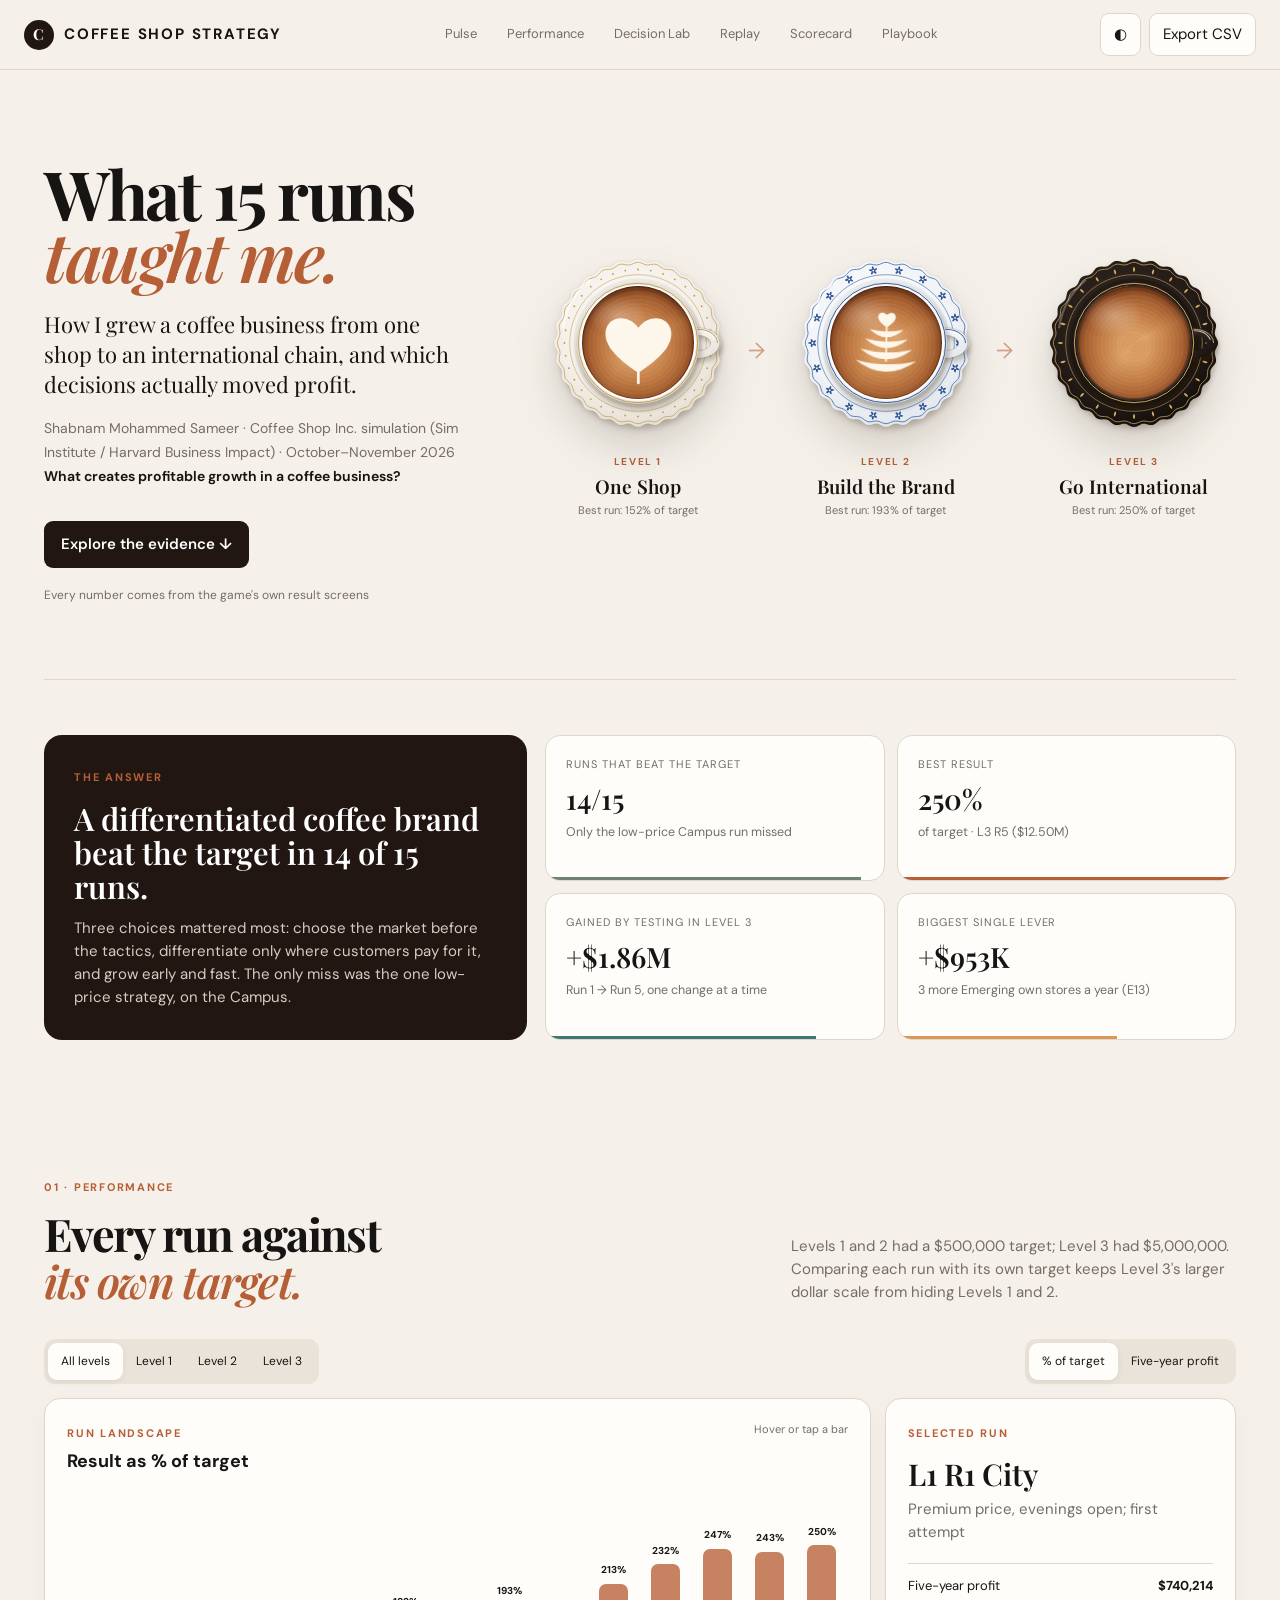
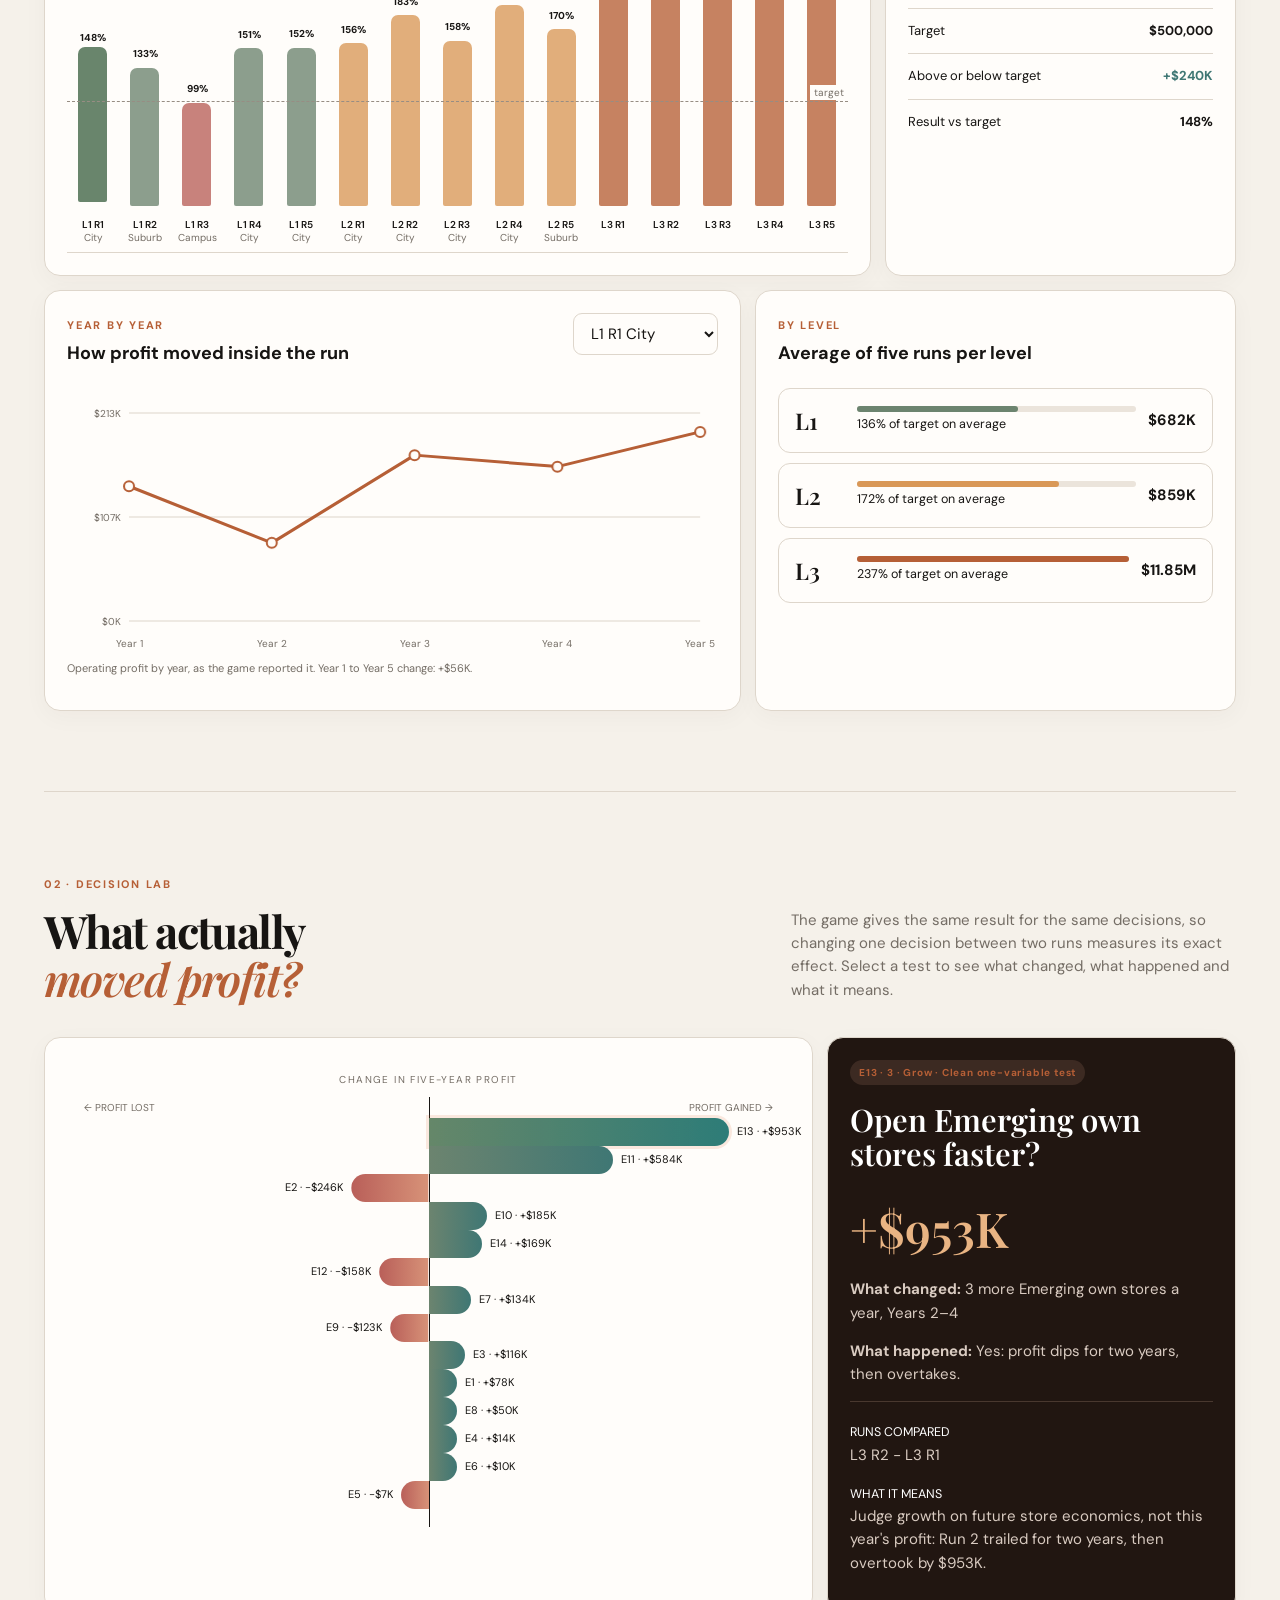
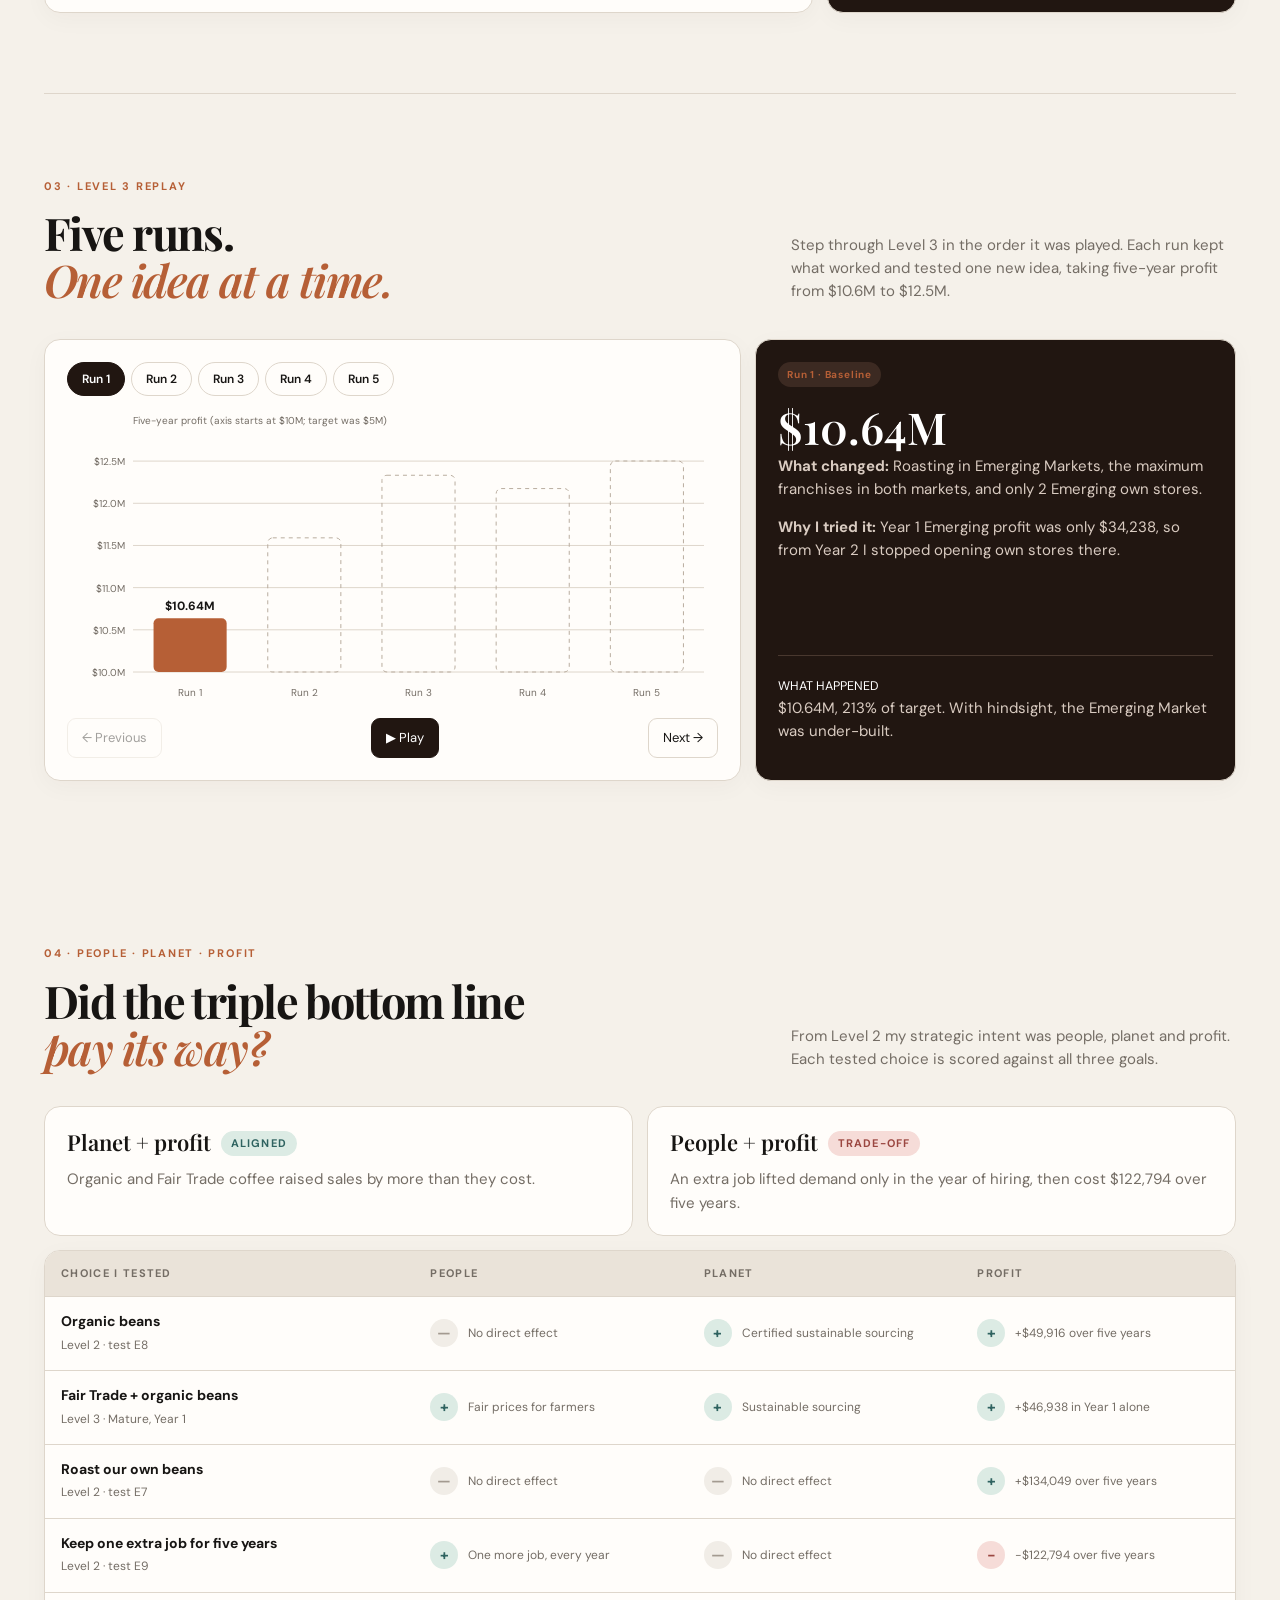
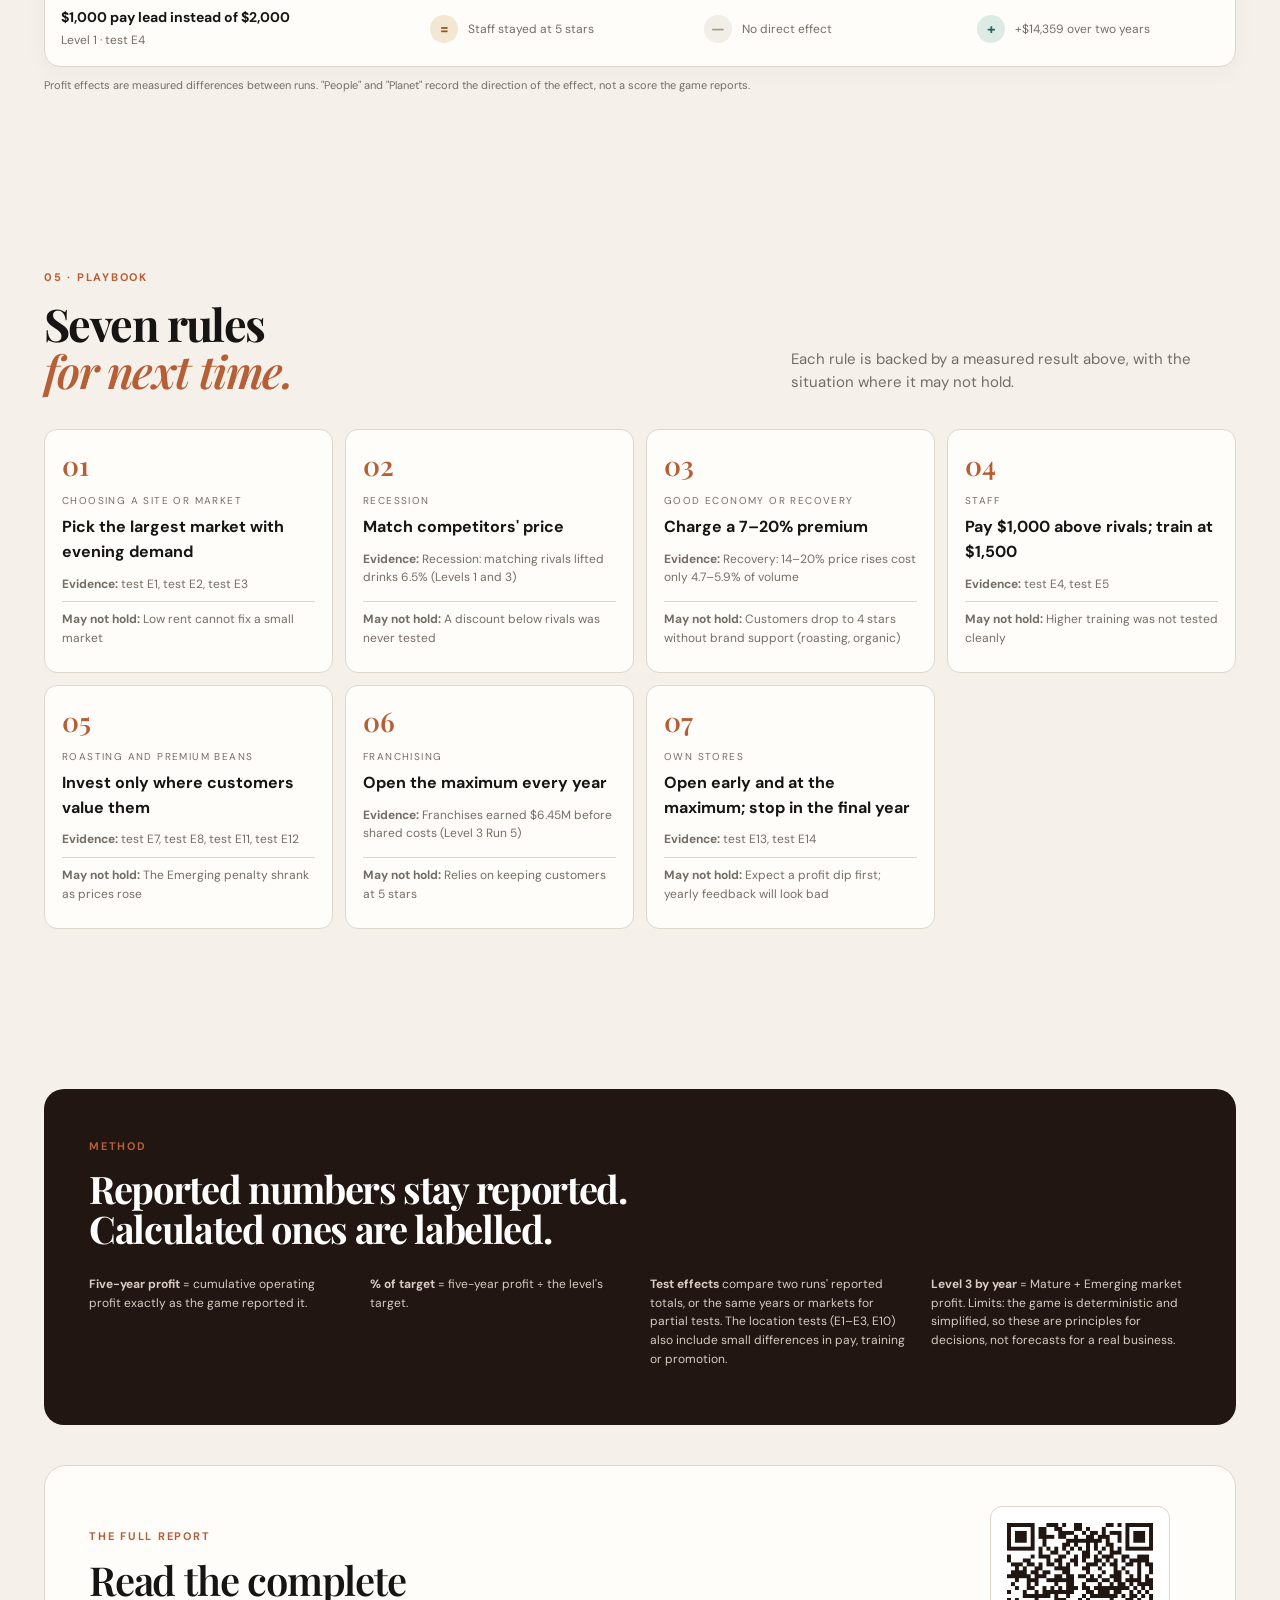
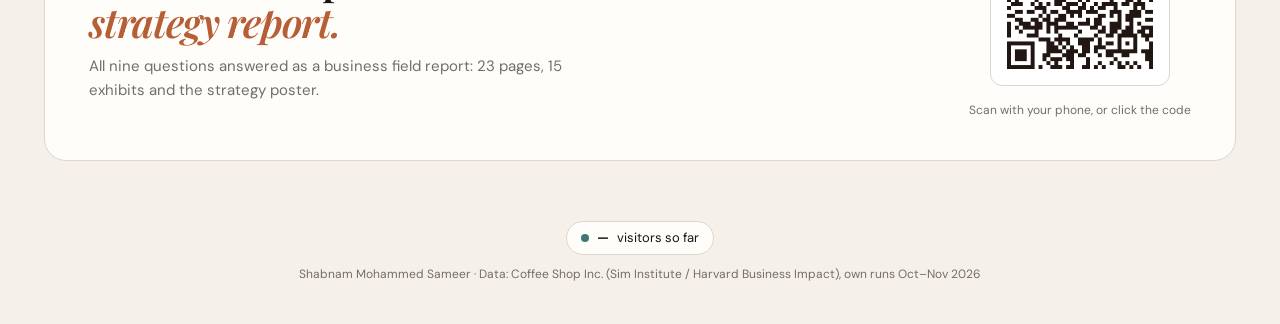
<file: index.html>
<!doctype html><html lang="en"><head><meta charset="utf-8"><meta name="viewport" content="width=device-width,initial-scale=1"><meta property="og:type" content="website"><meta property="og:url" content="https://shab-analytics.github.io/coffee-strategy-dashboard/"><meta property="og:title" content="What 15 runs taught me · Coffee Shop Strategy"><meta property="og:description" content="A coffee business simulation played as 14 controlled experiments: what actually moved profit, measured to the dollar."><meta property="og:image" content="https://shab-analytics.github.io/coffee-strategy-dashboard/assets/banner.png"><meta property="og:image:width" content="1280"><meta property="og:image:height" content="640"><meta name="twitter:card" content="summary_large_image"><meta name="twitter:image" content="https://shab-analytics.github.io/coffee-strategy-dashboard/assets/banner.png">
<meta name="description" content="What 15 Coffee Shop Inc. simulation runs taught me about growing a coffee business: results, controlled experiments, a Level 3 replay and a people-planet-profit scorecard."><title>What 15 Runs Taught Me · Coffee Shop Strategy</title><link rel="stylesheet" href="styles.css?v=china1"><script data-goatcounter="https://shabcoffee.goatcounter.com/count" async src="//gc.zgo.at/count.js"></script></head><body>
<svg width="0" height="0" style="position:absolute" aria-hidden="true"><defs><filter id="soft" x="-5%" y="-5%" width="110%" height="110%"><feGaussianBlur stdDeviation="0.45"/></filter></defs></svg><header class="nav"><a class="brand" href="#pulse"><span>C</span>COFFEE SHOP STRATEGY</a><nav><a href="#pulse">Pulse</a><a href="#performance">Performance</a><a href="#lab">Decision Lab</a><a href="#replay">Replay</a><a href="#scorecard">Scorecard</a><a href="#playbook">Playbook</a></nav><div class="actions"><button id="theme" aria-label="Toggle dark mode">◐</button><button id="export">Export CSV</button></div></header>
<main><section class="hero" id="pulse"><div class="hero-text"><h1>What 15 runs<br><em>taught me.</em></h1><p class="hero-deck">How I grew a coffee business from one shop to an international chain, and which decisions actually moved profit.</p><p class="hero-question">Shabnam Mohammed Sameer · Coffee Shop Inc. simulation (Sim Institute / Harvard Business Impact) · October–November 2026<br><b>What creates profitable growth in a coffee business?</b></p><div class="hero-actions"><a class="primary" href="#performance">Explore the evidence ↓</a><span>Every number comes from the game's own result screens</span></div></div><div class="cup-journey" aria-label="The three levels of the simulation"><div class="cup-stage"><div class="cup-scene cup-one"><div class="steam" aria-hidden="true"><i></i><i></i><i></i></div><svg class="china" viewBox="0 0 200 200" aria-hidden="true"><defs>
<radialGradient id="c0s" cx="45%" cy="40%" r="62%"><stop offset="0" stop-color="#ffffff"/><stop offset=".7" stop-color="#f3efe8"/><stop offset="1" stop-color="#e4ddd2"/></radialGradient>
<radialGradient id="c0w" cx="50%" cy="50%" r="50%"><stop offset=".78" stop-color="#e6dfd5"/><stop offset=".9" stop-color="#ffffff"/><stop offset="1" stop-color="#ffffff"/></radialGradient>
<linearGradient id="c0h" x1="0" y1="0" x2="1" y2="1"><stop offset="0" stop-color="#ffffff"/><stop offset="1" stop-color="#e4ddd2"/></linearGradient>
<filter id="c0b" x="-20%" y="-20%" width="140%" height="140%"><feGaussianBlur stdDeviation="3"/></filter></defs>
<ellipse cx="102" cy="108" rx="92" ry="90" fill="rgba(60,35,20,.22)" filter="url(#c0b)"/>
<path d="M196.60,100.00 L196.40,101.68 L195.84,103.35 L195.04,104.98 L194.17,106.59 L193.42,108.17 L192.92,109.77 L192.77,111.39 L192.94,113.06 L193.34,114.78 L193.83,116.54 L194.22,118.31 L194.35,120.06 L194.12,121.73 L193.49,123.31 L192.54,124.79 L191.37,126.20 L190.18,127.57 L189.12,128.96 L188.33,130.41 L187.86,131.98 L187.69,133.66 L187.72,135.44 L187.80,137.27 L187.76,139.08 L187.46,140.78 L186.81,142.34 L185.80,143.72 L184.50,144.93 L183.04,146.03 L181.58,147.10 L180.27,148.23 L179.21,149.50 L178.45,150.94 L177.94,152.57 L177.59,154.33 L177.26,156.13 L176.79,157.87 L176.07,159.43 L175.05,160.77 L173.71,161.85 L172.15,162.72 L170.47,163.46 L168.82,164.18 L167.32,165.01 L166.04,166.04 L165.01,167.32 L164.18,168.82 L163.46,170.47 L162.72,172.15 L161.85,173.71 L160.77,175.05 L159.43,176.07 L157.87,176.79 L156.13,177.26 L154.33,177.59 L152.57,177.94 L150.94,178.45 L149.50,179.21 L148.23,180.27 L147.10,181.58 L146.03,183.04 L144.93,184.50 L143.72,185.80 L142.34,186.81 L140.78,187.46 L139.08,187.76 L137.27,187.80 L135.44,187.72 L133.66,187.69 L131.98,187.86 L130.41,188.33 L128.96,189.12 L127.57,190.18 L126.20,191.37 L124.79,192.54 L123.31,193.49 L121.73,194.12 L120.06,194.35 L118.31,194.22 L116.54,193.83 L114.78,193.34 L113.06,192.94 L111.39,192.77 L109.77,192.92 L108.17,193.42 L106.59,194.17 L104.98,195.04 L103.35,195.84 L101.68,196.40 L100.00,196.60 L98.32,196.40 L96.65,195.84 L95.02,195.04 L93.41,194.17 L91.83,193.42 L90.23,192.92 L88.61,192.77 L86.94,192.94 L85.22,193.34 L83.46,193.83 L81.69,194.22 L79.94,194.35 L78.27,194.12 L76.69,193.49 L75.21,192.54 L73.80,191.37 L72.43,190.18 L71.04,189.12 L69.59,188.33 L68.02,187.86 L66.34,187.69 L64.56,187.72 L62.73,187.80 L60.92,187.76 L59.22,187.46 L57.66,186.81 L56.28,185.80 L55.07,184.50 L53.97,183.04 L52.90,181.58 L51.77,180.27 L50.50,179.21 L49.06,178.45 L47.43,177.94 L45.67,177.59 L43.87,177.26 L42.13,176.79 L40.57,176.07 L39.23,175.05 L38.15,173.71 L37.28,172.15 L36.54,170.47 L35.82,168.82 L34.99,167.32 L33.96,166.04 L32.68,165.01 L31.18,164.18 L29.53,163.46 L27.85,162.72 L26.29,161.85 L24.95,160.77 L23.93,159.43 L23.21,157.87 L22.74,156.13 L22.41,154.33 L22.06,152.57 L21.55,150.94 L20.79,149.50 L19.73,148.23 L18.42,147.10 L16.96,146.03 L15.50,144.93 L14.20,143.72 L13.19,142.34 L12.54,140.78 L12.24,139.08 L12.20,137.27 L12.28,135.44 L12.31,133.66 L12.14,131.98 L11.67,130.41 L10.88,128.96 L9.82,127.57 L8.63,126.20 L7.46,124.79 L6.51,123.31 L5.88,121.73 L5.65,120.06 L5.78,118.31 L6.17,116.54 L6.66,114.78 L7.06,113.06 L7.23,111.39 L7.08,109.77 L6.58,108.17 L5.83,106.59 L4.96,104.98 L4.16,103.35 L3.60,101.68 L3.40,100.00 L3.60,98.32 L4.16,96.65 L4.96,95.02 L5.83,93.41 L6.58,91.83 L7.08,90.23 L7.23,88.61 L7.06,86.94 L6.66,85.22 L6.17,83.46 L5.78,81.69 L5.65,79.94 L5.88,78.27 L6.51,76.69 L7.46,75.21 L8.63,73.80 L9.82,72.43 L10.88,71.04 L11.67,69.59 L12.14,68.02 L12.31,66.34 L12.28,64.56 L12.20,62.73 L12.24,60.92 L12.54,59.22 L13.19,57.66 L14.20,56.28 L15.50,55.07 L16.96,53.97 L18.42,52.90 L19.73,51.77 L20.79,50.50 L21.55,49.06 L22.06,47.43 L22.41,45.67 L22.74,43.87 L23.21,42.13 L23.93,40.57 L24.95,39.23 L26.29,38.15 L27.85,37.28 L29.53,36.54 L31.18,35.82 L32.68,34.99 L33.96,33.96 L34.99,32.68 L35.82,31.18 L36.54,29.53 L37.28,27.85 L38.15,26.29 L39.23,24.95 L40.57,23.93 L42.13,23.21 L43.87,22.74 L45.67,22.41 L47.43,22.06 L49.06,21.55 L50.50,20.79 L51.77,19.73 L52.90,18.42 L53.97,16.96 L55.07,15.50 L56.28,14.20 L57.66,13.19 L59.22,12.54 L60.92,12.24 L62.73,12.20 L64.56,12.28 L66.34,12.31 L68.02,12.14 L69.59,11.67 L71.04,10.88 L72.43,9.82 L73.80,8.63 L75.21,7.46 L76.69,6.51 L78.27,5.88 L79.94,5.65 L81.69,5.78 L83.46,6.17 L85.22,6.66 L86.94,7.06 L88.61,7.23 L90.23,7.08 L91.83,6.58 L93.41,5.83 L95.02,4.96 L96.65,4.16 L98.32,3.60 L100.00,3.40 L101.68,3.60 L103.35,4.16 L104.98,4.96 L106.59,5.83 L108.17,6.58 L109.77,7.08 L111.39,7.23 L113.06,7.06 L114.78,6.66 L116.54,6.17 L118.31,5.78 L120.06,5.65 L121.73,5.88 L123.31,6.51 L124.79,7.46 L126.20,8.63 L127.57,9.82 L128.96,10.88 L130.41,11.67 L131.98,12.14 L133.66,12.31 L135.44,12.28 L137.27,12.20 L139.08,12.24 L140.78,12.54 L142.34,13.19 L143.72,14.20 L144.93,15.50 L146.03,16.96 L147.10,18.42 L148.23,19.73 L149.50,20.79 L150.94,21.55 L152.57,22.06 L154.33,22.41 L156.13,22.74 L157.87,23.21 L159.43,23.93 L160.77,24.95 L161.85,26.29 L162.72,27.85 L163.46,29.53 L164.18,31.18 L165.01,32.68 L166.04,33.96 L167.32,34.99 L168.82,35.82 L170.47,36.54 L172.15,37.28 L173.71,38.15 L175.05,39.23 L176.07,40.57 L176.79,42.13 L177.26,43.87 L177.59,45.67 L177.94,47.43 L178.45,49.06 L179.21,50.50 L180.27,51.77 L181.58,52.90 L183.04,53.97 L184.50,55.07 L185.80,56.28 L186.81,57.66 L187.46,59.22 L187.76,60.92 L187.80,62.73 L187.72,64.56 L187.69,66.34 L187.86,68.02 L188.33,69.59 L189.12,71.04 L190.18,72.43 L191.37,73.80 L192.54,75.21 L193.49,76.69 L194.12,78.27 L194.35,79.94 L194.22,81.69 L193.83,83.46 L193.34,85.22 L192.94,86.94 L192.77,88.61 L192.92,90.23 L193.42,91.83 L194.17,93.41 L195.04,95.02 L195.84,96.65 L196.40,98.32 L196.60,100.00Z" fill="url(#c0s)" stroke="rgba(0,0,0,.10)" stroke-width=".6"/>
<path d="M192.70,100.00 L192.55,101.62 L192.11,103.22 L191.50,104.80 L190.83,106.35 L190.24,107.89 L189.83,109.44 L189.67,111.01 L189.75,112.61 L190.01,114.26 L190.32,115.92 L190.54,117.60 L190.57,119.25 L190.32,120.85 L189.77,122.38 L188.96,123.84 L188.00,125.23 L187.00,126.60 L186.10,127.98 L185.39,129.40 L184.92,130.91 L184.67,132.50 L184.57,134.17 L184.49,135.87 L184.32,137.54 L183.95,139.15 L183.31,140.63 L182.39,141.98 L181.25,143.20 L179.99,144.34 L178.72,145.45 L177.56,146.60 L176.58,147.85 L175.82,149.24 L175.24,150.75 L174.78,152.36 L174.33,154.00 L173.76,155.59 L173.01,157.04 L172.02,158.32 L170.80,159.41 L169.40,160.32 L167.90,161.14 L166.43,161.95 L165.06,162.83 L163.85,163.85 L162.83,165.06 L161.95,166.43 L161.14,167.90 L160.32,169.40 L159.41,170.80 L158.32,172.02 L157.04,173.01 L155.59,173.76 L154.00,174.33 L152.36,174.78 L150.75,175.24 L149.24,175.82 L147.85,176.58 L146.60,177.56 L145.45,178.72 L144.34,179.99 L143.20,181.25 L141.98,182.39 L140.63,183.31 L139.15,183.95 L137.54,184.32 L135.87,184.49 L134.17,184.57 L132.50,184.67 L130.91,184.92 L129.40,185.39 L127.98,186.10 L126.60,187.00 L125.23,188.00 L123.84,188.96 L122.38,189.77 L120.85,190.32 L119.25,190.57 L117.60,190.54 L115.92,190.32 L114.26,190.01 L112.61,189.75 L111.01,189.67 L109.44,189.83 L107.89,190.24 L106.35,190.83 L104.80,191.50 L103.22,192.11 L101.62,192.55 L100.00,192.70 L98.38,192.55 L96.78,192.11 L95.20,191.50 L93.65,190.83 L92.11,190.24 L90.56,189.83 L88.99,189.67 L87.39,189.75 L85.74,190.01 L84.08,190.32 L82.40,190.54 L80.75,190.57 L79.15,190.32 L77.62,189.77 L76.16,188.96 L74.77,188.00 L73.40,187.00 L72.02,186.10 L70.60,185.39 L69.09,184.92 L67.50,184.67 L65.83,184.57 L64.13,184.49 L62.46,184.32 L60.85,183.95 L59.37,183.31 L58.02,182.39 L56.80,181.25 L55.66,179.99 L54.55,178.72 L53.40,177.56 L52.15,176.58 L50.76,175.82 L49.25,175.24 L47.64,174.78 L46.00,174.33 L44.41,173.76 L42.96,173.01 L41.68,172.02 L40.59,170.80 L39.68,169.40 L38.86,167.90 L38.05,166.43 L37.17,165.06 L36.15,163.85 L34.94,162.83 L33.57,161.95 L32.10,161.14 L30.60,160.32 L29.20,159.41 L27.98,158.32 L26.99,157.04 L26.24,155.59 L25.67,154.00 L25.22,152.36 L24.76,150.75 L24.18,149.24 L23.42,147.85 L22.44,146.60 L21.28,145.45 L20.01,144.34 L18.75,143.20 L17.61,141.98 L16.69,140.63 L16.05,139.15 L15.68,137.54 L15.51,135.87 L15.43,134.17 L15.33,132.50 L15.08,130.91 L14.61,129.40 L13.90,127.98 L13.00,126.60 L12.00,125.23 L11.04,123.84 L10.23,122.38 L9.68,120.85 L9.43,119.25 L9.46,117.60 L9.68,115.92 L9.99,114.26 L10.25,112.61 L10.33,111.01 L10.17,109.44 L9.76,107.89 L9.17,106.35 L8.50,104.80 L7.89,103.22 L7.45,101.62 L7.30,100.00 L7.45,98.38 L7.89,96.78 L8.50,95.20 L9.17,93.65 L9.76,92.11 L10.17,90.56 L10.33,88.99 L10.25,87.39 L9.99,85.74 L9.68,84.08 L9.46,82.40 L9.43,80.75 L9.68,79.15 L10.23,77.62 L11.04,76.16 L12.00,74.77 L13.00,73.40 L13.90,72.02 L14.61,70.60 L15.08,69.09 L15.33,67.50 L15.43,65.83 L15.51,64.13 L15.68,62.46 L16.05,60.85 L16.69,59.37 L17.61,58.02 L18.75,56.80 L20.01,55.66 L21.28,54.55 L22.44,53.40 L23.42,52.15 L24.18,50.76 L24.76,49.25 L25.22,47.64 L25.67,46.00 L26.24,44.41 L26.99,42.96 L27.98,41.68 L29.20,40.59 L30.60,39.68 L32.10,38.86 L33.57,38.05 L34.94,37.17 L36.15,36.15 L37.17,34.94 L38.05,33.57 L38.86,32.10 L39.68,30.60 L40.59,29.20 L41.68,27.98 L42.96,26.99 L44.41,26.24 L46.00,25.67 L47.64,25.22 L49.25,24.76 L50.76,24.18 L52.15,23.42 L53.40,22.44 L54.55,21.28 L55.66,20.01 L56.80,18.75 L58.02,17.61 L59.37,16.69 L60.85,16.05 L62.46,15.68 L64.13,15.51 L65.83,15.43 L67.50,15.33 L69.09,15.08 L70.60,14.61 L72.02,13.90 L73.40,13.00 L74.77,12.00 L76.16,11.04 L77.62,10.23 L79.15,9.68 L80.75,9.43 L82.40,9.46 L84.08,9.68 L85.74,9.99 L87.39,10.25 L88.99,10.33 L90.56,10.17 L92.11,9.76 L93.65,9.17 L95.20,8.50 L96.78,7.89 L98.38,7.45 L100.00,7.30 L101.62,7.45 L103.22,7.89 L104.80,8.50 L106.35,9.17 L107.89,9.76 L109.44,10.17 L111.01,10.33 L112.61,10.25 L114.26,9.99 L115.92,9.68 L117.60,9.46 L119.25,9.43 L120.85,9.68 L122.38,10.23 L123.84,11.04 L125.23,12.00 L126.60,13.00 L127.98,13.90 L129.40,14.61 L130.91,15.08 L132.50,15.33 L134.17,15.43 L135.87,15.51 L137.54,15.68 L139.15,16.05 L140.63,16.69 L141.98,17.61 L143.20,18.75 L144.34,20.01 L145.45,21.28 L146.60,22.44 L147.85,23.42 L149.24,24.18 L150.75,24.76 L152.36,25.22 L154.00,25.67 L155.59,26.24 L157.04,26.99 L158.32,27.98 L159.41,29.20 L160.32,30.60 L161.14,32.10 L161.95,33.57 L162.83,34.94 L163.85,36.15 L165.06,37.17 L166.43,38.05 L167.90,38.86 L169.40,39.68 L170.80,40.59 L172.02,41.68 L173.01,42.96 L173.76,44.41 L174.33,46.00 L174.78,47.64 L175.24,49.25 L175.82,50.76 L176.58,52.15 L177.56,53.40 L178.72,54.55 L179.99,55.66 L181.25,56.80 L182.39,58.02 L183.31,59.37 L183.95,60.85 L184.32,62.46 L184.49,64.13 L184.57,65.83 L184.67,67.50 L184.92,69.09 L185.39,70.60 L186.10,72.02 L187.00,73.40 L188.00,74.77 L188.96,76.16 L189.77,77.62 L190.32,79.15 L190.57,80.75 L190.54,82.40 L190.32,84.08 L190.01,85.74 L189.75,87.39 L189.67,88.99 L189.83,90.56 L190.24,92.11 L190.83,93.65 L191.50,95.20 L192.11,96.78 L192.55,98.38 L192.70,100.00Z" fill="none" stroke="#c39a4e" stroke-width=".9" opacity=".95"/>
<circle cx="100" cy="100" r="78.5" fill="none" stroke="#c39a4e" stroke-width=".7" opacity=".9"/>
<circle cx="184.50" cy="100.00" r="1.05" fill="#c39a4e"/><circle cx="183.22" cy="114.67" r="1.05" fill="#c39a4e"/><circle cx="179.40" cy="128.90" r="1.05" fill="#c39a4e"/><circle cx="173.18" cy="142.25" r="1.05" fill="#c39a4e"/><circle cx="164.73" cy="154.32" r="1.05" fill="#c39a4e"/><circle cx="154.32" cy="164.73" r="1.05" fill="#c39a4e"/><circle cx="142.25" cy="173.18" r="1.05" fill="#c39a4e"/><circle cx="128.90" cy="179.40" r="1.05" fill="#c39a4e"/><circle cx="114.67" cy="183.22" r="1.05" fill="#c39a4e"/><circle cx="100.00" cy="184.50" r="1.05" fill="#c39a4e"/><circle cx="85.33" cy="183.22" r="1.05" fill="#c39a4e"/><circle cx="71.10" cy="179.40" r="1.05" fill="#c39a4e"/><circle cx="57.75" cy="173.18" r="1.05" fill="#c39a4e"/><circle cx="45.68" cy="164.73" r="1.05" fill="#c39a4e"/><circle cx="35.27" cy="154.32" r="1.05" fill="#c39a4e"/><circle cx="26.82" cy="142.25" r="1.05" fill="#c39a4e"/><circle cx="20.60" cy="128.90" r="1.05" fill="#c39a4e"/><circle cx="16.78" cy="114.67" r="1.05" fill="#c39a4e"/><circle cx="15.50" cy="100.00" r="1.05" fill="#c39a4e"/><circle cx="16.78" cy="85.33" r="1.05" fill="#c39a4e"/><circle cx="20.60" cy="71.10" r="1.05" fill="#c39a4e"/><circle cx="26.82" cy="57.75" r="1.05" fill="#c39a4e"/><circle cx="35.27" cy="45.68" r="1.05" fill="#c39a4e"/><circle cx="45.68" cy="35.27" r="1.05" fill="#c39a4e"/><circle cx="57.75" cy="26.82" r="1.05" fill="#c39a4e"/><circle cx="71.10" cy="20.60" r="1.05" fill="#c39a4e"/><circle cx="85.33" cy="16.78" r="1.05" fill="#c39a4e"/><circle cx="100.00" cy="15.50" r="1.05" fill="#c39a4e"/><circle cx="114.67" cy="16.78" r="1.05" fill="#c39a4e"/><circle cx="128.90" cy="20.60" r="1.05" fill="#c39a4e"/><circle cx="142.25" cy="26.82" r="1.05" fill="#c39a4e"/><circle cx="154.32" cy="35.27" r="1.05" fill="#c39a4e"/><circle cx="164.73" cy="45.68" r="1.05" fill="#c39a4e"/><circle cx="173.18" cy="57.75" r="1.05" fill="#c39a4e"/><circle cx="179.40" cy="71.10" r="1.05" fill="#c39a4e"/><circle cx="183.22" cy="85.33" r="1.05" fill="#c39a4e"/>
<circle cx="100" cy="100" r="74" fill="rgba(0,0,0,.05)"/>
<g transform="translate(164 100)"><path d="M-8 -16 C12 -21 30 -13 30 0 C30 13 12 21 -8 16 L-8 8.5 C7 11 19.5 7 19.5 0 C19.5 -7 7 -11 -8 -8.5 Z" transform="translate(2.5 4)" fill="rgba(50,30,15,.28)" filter="url(#c0b)"/><path d="M-8 -16 C12 -21 30 -13 30 0 C30 13 12 21 -8 16 L-8 8.5 C7 11 19.5 7 19.5 0 C19.5 -7 7 -11 -8 -8.5 Z" fill="url(#c0h)" stroke="rgba(0,0,0,.22)" stroke-width=".7"/><path d="M-4 -14.6 C12 -18.5 27 -11.5 27.4 0" fill="none" stroke="#c39a4e" stroke-width="1.1"/><path d="M2 -13.8 C12 -15.5 21 -11 23.5 -4" fill="none" stroke="rgba(255,255,255,.7)" stroke-width="1.2" stroke-linecap="round"/></g>
<circle cx="102" cy="106" r="71" fill="rgba(50,30,15,.28)" filter="url(#c0b)"/>
<circle cx="100" cy="100" r="70" fill="url(#c0s)"/>
<circle cx="100" cy="100" r="66.5" fill="url(#c0w)"/>
<circle cx="100" cy="100" r="68.6" fill="none" stroke="#c39a4e" stroke-width="1.1"/>
<circle cx="100" cy="100" r="70" fill="none" stroke="rgba(0,0,0,.12)" stroke-width=".5"/>
<path d="M44 70 A62 62 0 0 1 92 36" fill="none" stroke="rgba(255,255,255,.85)" stroke-width="2.2" stroke-linecap="round"/>
<path d="M14 82 A88 88 0 0 1 44 28" fill="none" stroke="rgba(255,255,255,.85)" stroke-width="2.6" stroke-linecap="round" opacity=".8"/>
</svg><div class="latte"><svg class="art" viewBox="0 0 100 100" aria-hidden="true"><g filter="url(#soft)"><circle class="blob" cx="50" cy="52" r="22" fill="#fdf6ea"/><path d="M50 77 C34 66 19 54 21 40 C23 27 40 24 50 37 C60 24 77 27 79 40 C81 54 66 66 50 77 Z" fill="#fdf6ea"/><path d="M50 77 L50 86" stroke="#fdf6ea" stroke-width="2.4" stroke-linecap="round"/></g></svg><span class="gloss"></span></div></div><div class="cup-copy"><b>LEVEL 1</b><strong>One Shop</strong><span>Best run: 152% of target</span></div></div><div class="journey-arrow" aria-hidden="true">→</div><div class="cup-stage"><div class="cup-scene cup-two"><div class="steam" aria-hidden="true"><i></i><i></i><i></i></div><svg class="china" viewBox="0 0 200 200" aria-hidden="true"><defs>
<radialGradient id="c1s" cx="45%" cy="40%" r="62%"><stop offset="0" stop-color="#ffffff"/><stop offset=".7" stop-color="#f1f4f7"/><stop offset="1" stop-color="#dfe5ec"/></radialGradient>
<radialGradient id="c1w" cx="50%" cy="50%" r="50%"><stop offset=".78" stop-color="#e6dfd5"/><stop offset=".9" stop-color="#ffffff"/><stop offset="1" stop-color="#ffffff"/></radialGradient>
<linearGradient id="c1h" x1="0" y1="0" x2="1" y2="1"><stop offset="0" stop-color="#ffffff"/><stop offset="1" stop-color="#dfe5ec"/></linearGradient>
<filter id="c1b" x="-20%" y="-20%" width="140%" height="140%"><feGaussianBlur stdDeviation="3"/></filter></defs>
<ellipse cx="102" cy="108" rx="92" ry="90" fill="rgba(60,35,20,.22)" filter="url(#c1b)"/>
<path d="M196.60,100.00 L196.40,101.68 L195.84,103.35 L195.04,104.98 L194.17,106.59 L193.42,108.17 L192.92,109.77 L192.77,111.39 L192.94,113.06 L193.34,114.78 L193.83,116.54 L194.22,118.31 L194.35,120.06 L194.12,121.73 L193.49,123.31 L192.54,124.79 L191.37,126.20 L190.18,127.57 L189.12,128.96 L188.33,130.41 L187.86,131.98 L187.69,133.66 L187.72,135.44 L187.80,137.27 L187.76,139.08 L187.46,140.78 L186.81,142.34 L185.80,143.72 L184.50,144.93 L183.04,146.03 L181.58,147.10 L180.27,148.23 L179.21,149.50 L178.45,150.94 L177.94,152.57 L177.59,154.33 L177.26,156.13 L176.79,157.87 L176.07,159.43 L175.05,160.77 L173.71,161.85 L172.15,162.72 L170.47,163.46 L168.82,164.18 L167.32,165.01 L166.04,166.04 L165.01,167.32 L164.18,168.82 L163.46,170.47 L162.72,172.15 L161.85,173.71 L160.77,175.05 L159.43,176.07 L157.87,176.79 L156.13,177.26 L154.33,177.59 L152.57,177.94 L150.94,178.45 L149.50,179.21 L148.23,180.27 L147.10,181.58 L146.03,183.04 L144.93,184.50 L143.72,185.80 L142.34,186.81 L140.78,187.46 L139.08,187.76 L137.27,187.80 L135.44,187.72 L133.66,187.69 L131.98,187.86 L130.41,188.33 L128.96,189.12 L127.57,190.18 L126.20,191.37 L124.79,192.54 L123.31,193.49 L121.73,194.12 L120.06,194.35 L118.31,194.22 L116.54,193.83 L114.78,193.34 L113.06,192.94 L111.39,192.77 L109.77,192.92 L108.17,193.42 L106.59,194.17 L104.98,195.04 L103.35,195.84 L101.68,196.40 L100.00,196.60 L98.32,196.40 L96.65,195.84 L95.02,195.04 L93.41,194.17 L91.83,193.42 L90.23,192.92 L88.61,192.77 L86.94,192.94 L85.22,193.34 L83.46,193.83 L81.69,194.22 L79.94,194.35 L78.27,194.12 L76.69,193.49 L75.21,192.54 L73.80,191.37 L72.43,190.18 L71.04,189.12 L69.59,188.33 L68.02,187.86 L66.34,187.69 L64.56,187.72 L62.73,187.80 L60.92,187.76 L59.22,187.46 L57.66,186.81 L56.28,185.80 L55.07,184.50 L53.97,183.04 L52.90,181.58 L51.77,180.27 L50.50,179.21 L49.06,178.45 L47.43,177.94 L45.67,177.59 L43.87,177.26 L42.13,176.79 L40.57,176.07 L39.23,175.05 L38.15,173.71 L37.28,172.15 L36.54,170.47 L35.82,168.82 L34.99,167.32 L33.96,166.04 L32.68,165.01 L31.18,164.18 L29.53,163.46 L27.85,162.72 L26.29,161.85 L24.95,160.77 L23.93,159.43 L23.21,157.87 L22.74,156.13 L22.41,154.33 L22.06,152.57 L21.55,150.94 L20.79,149.50 L19.73,148.23 L18.42,147.10 L16.96,146.03 L15.50,144.93 L14.20,143.72 L13.19,142.34 L12.54,140.78 L12.24,139.08 L12.20,137.27 L12.28,135.44 L12.31,133.66 L12.14,131.98 L11.67,130.41 L10.88,128.96 L9.82,127.57 L8.63,126.20 L7.46,124.79 L6.51,123.31 L5.88,121.73 L5.65,120.06 L5.78,118.31 L6.17,116.54 L6.66,114.78 L7.06,113.06 L7.23,111.39 L7.08,109.77 L6.58,108.17 L5.83,106.59 L4.96,104.98 L4.16,103.35 L3.60,101.68 L3.40,100.00 L3.60,98.32 L4.16,96.65 L4.96,95.02 L5.83,93.41 L6.58,91.83 L7.08,90.23 L7.23,88.61 L7.06,86.94 L6.66,85.22 L6.17,83.46 L5.78,81.69 L5.65,79.94 L5.88,78.27 L6.51,76.69 L7.46,75.21 L8.63,73.80 L9.82,72.43 L10.88,71.04 L11.67,69.59 L12.14,68.02 L12.31,66.34 L12.28,64.56 L12.20,62.73 L12.24,60.92 L12.54,59.22 L13.19,57.66 L14.20,56.28 L15.50,55.07 L16.96,53.97 L18.42,52.90 L19.73,51.77 L20.79,50.50 L21.55,49.06 L22.06,47.43 L22.41,45.67 L22.74,43.87 L23.21,42.13 L23.93,40.57 L24.95,39.23 L26.29,38.15 L27.85,37.28 L29.53,36.54 L31.18,35.82 L32.68,34.99 L33.96,33.96 L34.99,32.68 L35.82,31.18 L36.54,29.53 L37.28,27.85 L38.15,26.29 L39.23,24.95 L40.57,23.93 L42.13,23.21 L43.87,22.74 L45.67,22.41 L47.43,22.06 L49.06,21.55 L50.50,20.79 L51.77,19.73 L52.90,18.42 L53.97,16.96 L55.07,15.50 L56.28,14.20 L57.66,13.19 L59.22,12.54 L60.92,12.24 L62.73,12.20 L64.56,12.28 L66.34,12.31 L68.02,12.14 L69.59,11.67 L71.04,10.88 L72.43,9.82 L73.80,8.63 L75.21,7.46 L76.69,6.51 L78.27,5.88 L79.94,5.65 L81.69,5.78 L83.46,6.17 L85.22,6.66 L86.94,7.06 L88.61,7.23 L90.23,7.08 L91.83,6.58 L93.41,5.83 L95.02,4.96 L96.65,4.16 L98.32,3.60 L100.00,3.40 L101.68,3.60 L103.35,4.16 L104.98,4.96 L106.59,5.83 L108.17,6.58 L109.77,7.08 L111.39,7.23 L113.06,7.06 L114.78,6.66 L116.54,6.17 L118.31,5.78 L120.06,5.65 L121.73,5.88 L123.31,6.51 L124.79,7.46 L126.20,8.63 L127.57,9.82 L128.96,10.88 L130.41,11.67 L131.98,12.14 L133.66,12.31 L135.44,12.28 L137.27,12.20 L139.08,12.24 L140.78,12.54 L142.34,13.19 L143.72,14.20 L144.93,15.50 L146.03,16.96 L147.10,18.42 L148.23,19.73 L149.50,20.79 L150.94,21.55 L152.57,22.06 L154.33,22.41 L156.13,22.74 L157.87,23.21 L159.43,23.93 L160.77,24.95 L161.85,26.29 L162.72,27.85 L163.46,29.53 L164.18,31.18 L165.01,32.68 L166.04,33.96 L167.32,34.99 L168.82,35.82 L170.47,36.54 L172.15,37.28 L173.71,38.15 L175.05,39.23 L176.07,40.57 L176.79,42.13 L177.26,43.87 L177.59,45.67 L177.94,47.43 L178.45,49.06 L179.21,50.50 L180.27,51.77 L181.58,52.90 L183.04,53.97 L184.50,55.07 L185.80,56.28 L186.81,57.66 L187.46,59.22 L187.76,60.92 L187.80,62.73 L187.72,64.56 L187.69,66.34 L187.86,68.02 L188.33,69.59 L189.12,71.04 L190.18,72.43 L191.37,73.80 L192.54,75.21 L193.49,76.69 L194.12,78.27 L194.35,79.94 L194.22,81.69 L193.83,83.46 L193.34,85.22 L192.94,86.94 L192.77,88.61 L192.92,90.23 L193.42,91.83 L194.17,93.41 L195.04,95.02 L195.84,96.65 L196.40,98.32 L196.60,100.00Z" fill="url(#c1s)" stroke="rgba(0,0,0,.10)" stroke-width=".6"/>
<path d="M192.70,100.00 L192.55,101.62 L192.11,103.22 L191.50,104.80 L190.83,106.35 L190.24,107.89 L189.83,109.44 L189.67,111.01 L189.75,112.61 L190.01,114.26 L190.32,115.92 L190.54,117.60 L190.57,119.25 L190.32,120.85 L189.77,122.38 L188.96,123.84 L188.00,125.23 L187.00,126.60 L186.10,127.98 L185.39,129.40 L184.92,130.91 L184.67,132.50 L184.57,134.17 L184.49,135.87 L184.32,137.54 L183.95,139.15 L183.31,140.63 L182.39,141.98 L181.25,143.20 L179.99,144.34 L178.72,145.45 L177.56,146.60 L176.58,147.85 L175.82,149.24 L175.24,150.75 L174.78,152.36 L174.33,154.00 L173.76,155.59 L173.01,157.04 L172.02,158.32 L170.80,159.41 L169.40,160.32 L167.90,161.14 L166.43,161.95 L165.06,162.83 L163.85,163.85 L162.83,165.06 L161.95,166.43 L161.14,167.90 L160.32,169.40 L159.41,170.80 L158.32,172.02 L157.04,173.01 L155.59,173.76 L154.00,174.33 L152.36,174.78 L150.75,175.24 L149.24,175.82 L147.85,176.58 L146.60,177.56 L145.45,178.72 L144.34,179.99 L143.20,181.25 L141.98,182.39 L140.63,183.31 L139.15,183.95 L137.54,184.32 L135.87,184.49 L134.17,184.57 L132.50,184.67 L130.91,184.92 L129.40,185.39 L127.98,186.10 L126.60,187.00 L125.23,188.00 L123.84,188.96 L122.38,189.77 L120.85,190.32 L119.25,190.57 L117.60,190.54 L115.92,190.32 L114.26,190.01 L112.61,189.75 L111.01,189.67 L109.44,189.83 L107.89,190.24 L106.35,190.83 L104.80,191.50 L103.22,192.11 L101.62,192.55 L100.00,192.70 L98.38,192.55 L96.78,192.11 L95.20,191.50 L93.65,190.83 L92.11,190.24 L90.56,189.83 L88.99,189.67 L87.39,189.75 L85.74,190.01 L84.08,190.32 L82.40,190.54 L80.75,190.57 L79.15,190.32 L77.62,189.77 L76.16,188.96 L74.77,188.00 L73.40,187.00 L72.02,186.10 L70.60,185.39 L69.09,184.92 L67.50,184.67 L65.83,184.57 L64.13,184.49 L62.46,184.32 L60.85,183.95 L59.37,183.31 L58.02,182.39 L56.80,181.25 L55.66,179.99 L54.55,178.72 L53.40,177.56 L52.15,176.58 L50.76,175.82 L49.25,175.24 L47.64,174.78 L46.00,174.33 L44.41,173.76 L42.96,173.01 L41.68,172.02 L40.59,170.80 L39.68,169.40 L38.86,167.90 L38.05,166.43 L37.17,165.06 L36.15,163.85 L34.94,162.83 L33.57,161.95 L32.10,161.14 L30.60,160.32 L29.20,159.41 L27.98,158.32 L26.99,157.04 L26.24,155.59 L25.67,154.00 L25.22,152.36 L24.76,150.75 L24.18,149.24 L23.42,147.85 L22.44,146.60 L21.28,145.45 L20.01,144.34 L18.75,143.20 L17.61,141.98 L16.69,140.63 L16.05,139.15 L15.68,137.54 L15.51,135.87 L15.43,134.17 L15.33,132.50 L15.08,130.91 L14.61,129.40 L13.90,127.98 L13.00,126.60 L12.00,125.23 L11.04,123.84 L10.23,122.38 L9.68,120.85 L9.43,119.25 L9.46,117.60 L9.68,115.92 L9.99,114.26 L10.25,112.61 L10.33,111.01 L10.17,109.44 L9.76,107.89 L9.17,106.35 L8.50,104.80 L7.89,103.22 L7.45,101.62 L7.30,100.00 L7.45,98.38 L7.89,96.78 L8.50,95.20 L9.17,93.65 L9.76,92.11 L10.17,90.56 L10.33,88.99 L10.25,87.39 L9.99,85.74 L9.68,84.08 L9.46,82.40 L9.43,80.75 L9.68,79.15 L10.23,77.62 L11.04,76.16 L12.00,74.77 L13.00,73.40 L13.90,72.02 L14.61,70.60 L15.08,69.09 L15.33,67.50 L15.43,65.83 L15.51,64.13 L15.68,62.46 L16.05,60.85 L16.69,59.37 L17.61,58.02 L18.75,56.80 L20.01,55.66 L21.28,54.55 L22.44,53.40 L23.42,52.15 L24.18,50.76 L24.76,49.25 L25.22,47.64 L25.67,46.00 L26.24,44.41 L26.99,42.96 L27.98,41.68 L29.20,40.59 L30.60,39.68 L32.10,38.86 L33.57,38.05 L34.94,37.17 L36.15,36.15 L37.17,34.94 L38.05,33.57 L38.86,32.10 L39.68,30.60 L40.59,29.20 L41.68,27.98 L42.96,26.99 L44.41,26.24 L46.00,25.67 L47.64,25.22 L49.25,24.76 L50.76,24.18 L52.15,23.42 L53.40,22.44 L54.55,21.28 L55.66,20.01 L56.80,18.75 L58.02,17.61 L59.37,16.69 L60.85,16.05 L62.46,15.68 L64.13,15.51 L65.83,15.43 L67.50,15.33 L69.09,15.08 L70.60,14.61 L72.02,13.90 L73.40,13.00 L74.77,12.00 L76.16,11.04 L77.62,10.23 L79.15,9.68 L80.75,9.43 L82.40,9.46 L84.08,9.68 L85.74,9.99 L87.39,10.25 L88.99,10.33 L90.56,10.17 L92.11,9.76 L93.65,9.17 L95.20,8.50 L96.78,7.89 L98.38,7.45 L100.00,7.30 L101.62,7.45 L103.22,7.89 L104.80,8.50 L106.35,9.17 L107.89,9.76 L109.44,10.17 L111.01,10.33 L112.61,10.25 L114.26,9.99 L115.92,9.68 L117.60,9.46 L119.25,9.43 L120.85,9.68 L122.38,10.23 L123.84,11.04 L125.23,12.00 L126.60,13.00 L127.98,13.90 L129.40,14.61 L130.91,15.08 L132.50,15.33 L134.17,15.43 L135.87,15.51 L137.54,15.68 L139.15,16.05 L140.63,16.69 L141.98,17.61 L143.20,18.75 L144.34,20.01 L145.45,21.28 L146.60,22.44 L147.85,23.42 L149.24,24.18 L150.75,24.76 L152.36,25.22 L154.00,25.67 L155.59,26.24 L157.04,26.99 L158.32,27.98 L159.41,29.20 L160.32,30.60 L161.14,32.10 L161.95,33.57 L162.83,34.94 L163.85,36.15 L165.06,37.17 L166.43,38.05 L167.90,38.86 L169.40,39.68 L170.80,40.59 L172.02,41.68 L173.01,42.96 L173.76,44.41 L174.33,46.00 L174.78,47.64 L175.24,49.25 L175.82,50.76 L176.58,52.15 L177.56,53.40 L178.72,54.55 L179.99,55.66 L181.25,56.80 L182.39,58.02 L183.31,59.37 L183.95,60.85 L184.32,62.46 L184.49,64.13 L184.57,65.83 L184.67,67.50 L184.92,69.09 L185.39,70.60 L186.10,72.02 L187.00,73.40 L188.00,74.77 L188.96,76.16 L189.77,77.62 L190.32,79.15 L190.57,80.75 L190.54,82.40 L190.32,84.08 L190.01,85.74 L189.75,87.39 L189.67,88.99 L189.83,90.56 L190.24,92.11 L190.83,93.65 L191.50,95.20 L192.11,96.78 L192.55,98.38 L192.70,100.00Z" fill="none" stroke="#2f5597" stroke-width=".9" opacity=".95"/>
<circle cx="100" cy="100" r="78.5" fill="none" stroke="#2f5597" stroke-width=".7" opacity=".9"/>
<g transform="translate(184.50 100.00) rotate(90.0)" fill="#2f5597"><ellipse rx="1.1550000000000002" ry="2.625" transform="rotate(0) translate(0 -2.3100000000000005)"/><ellipse rx="1.1550000000000002" ry="2.625" transform="rotate(72) translate(0 -2.3100000000000005)"/><ellipse rx="1.1550000000000002" ry="2.625" transform="rotate(144) translate(0 -2.3100000000000005)"/><ellipse rx="1.1550000000000002" ry="2.625" transform="rotate(216) translate(0 -2.3100000000000005)"/><ellipse rx="1.1550000000000002" ry="2.625" transform="rotate(288) translate(0 -2.3100000000000005)"/><circle r="1.05" fill="#fff"/></g><g transform="translate(179.40 128.90) rotate(110.0)" fill="#2f5597"><ellipse rx="1.1550000000000002" ry="2.625" transform="rotate(0) translate(0 -2.3100000000000005)"/><ellipse rx="1.1550000000000002" ry="2.625" transform="rotate(72) translate(0 -2.3100000000000005)"/><ellipse rx="1.1550000000000002" ry="2.625" transform="rotate(144) translate(0 -2.3100000000000005)"/><ellipse rx="1.1550000000000002" ry="2.625" transform="rotate(216) translate(0 -2.3100000000000005)"/><ellipse rx="1.1550000000000002" ry="2.625" transform="rotate(288) translate(0 -2.3100000000000005)"/><circle r="1.05" fill="#fff"/></g><g transform="translate(164.73 154.32) rotate(130.0)" fill="#2f5597"><ellipse rx="1.1550000000000002" ry="2.625" transform="rotate(0) translate(0 -2.3100000000000005)"/><ellipse rx="1.1550000000000002" ry="2.625" transform="rotate(72) translate(0 -2.3100000000000005)"/><ellipse rx="1.1550000000000002" ry="2.625" transform="rotate(144) translate(0 -2.3100000000000005)"/><ellipse rx="1.1550000000000002" ry="2.625" transform="rotate(216) translate(0 -2.3100000000000005)"/><ellipse rx="1.1550000000000002" ry="2.625" transform="rotate(288) translate(0 -2.3100000000000005)"/><circle r="1.05" fill="#fff"/></g><g transform="translate(142.25 173.18) rotate(150.0)" fill="#2f5597"><ellipse rx="1.1550000000000002" ry="2.625" transform="rotate(0) translate(0 -2.3100000000000005)"/><ellipse rx="1.1550000000000002" ry="2.625" transform="rotate(72) translate(0 -2.3100000000000005)"/><ellipse rx="1.1550000000000002" ry="2.625" transform="rotate(144) translate(0 -2.3100000000000005)"/><ellipse rx="1.1550000000000002" ry="2.625" transform="rotate(216) translate(0 -2.3100000000000005)"/><ellipse rx="1.1550000000000002" ry="2.625" transform="rotate(288) translate(0 -2.3100000000000005)"/><circle r="1.05" fill="#fff"/></g><g transform="translate(114.67 183.22) rotate(170.0)" fill="#2f5597"><ellipse rx="1.1550000000000002" ry="2.625" transform="rotate(0) translate(0 -2.3100000000000005)"/><ellipse rx="1.1550000000000002" ry="2.625" transform="rotate(72) translate(0 -2.3100000000000005)"/><ellipse rx="1.1550000000000002" ry="2.625" transform="rotate(144) translate(0 -2.3100000000000005)"/><ellipse rx="1.1550000000000002" ry="2.625" transform="rotate(216) translate(0 -2.3100000000000005)"/><ellipse rx="1.1550000000000002" ry="2.625" transform="rotate(288) translate(0 -2.3100000000000005)"/><circle r="1.05" fill="#fff"/></g><g transform="translate(85.33 183.22) rotate(190.0)" fill="#2f5597"><ellipse rx="1.1550000000000002" ry="2.625" transform="rotate(0) translate(0 -2.3100000000000005)"/><ellipse rx="1.1550000000000002" ry="2.625" transform="rotate(72) translate(0 -2.3100000000000005)"/><ellipse rx="1.1550000000000002" ry="2.625" transform="rotate(144) translate(0 -2.3100000000000005)"/><ellipse rx="1.1550000000000002" ry="2.625" transform="rotate(216) translate(0 -2.3100000000000005)"/><ellipse rx="1.1550000000000002" ry="2.625" transform="rotate(288) translate(0 -2.3100000000000005)"/><circle r="1.05" fill="#fff"/></g><g transform="translate(57.75 173.18) rotate(210.0)" fill="#2f5597"><ellipse rx="1.1550000000000002" ry="2.625" transform="rotate(0) translate(0 -2.3100000000000005)"/><ellipse rx="1.1550000000000002" ry="2.625" transform="rotate(72) translate(0 -2.3100000000000005)"/><ellipse rx="1.1550000000000002" ry="2.625" transform="rotate(144) translate(0 -2.3100000000000005)"/><ellipse rx="1.1550000000000002" ry="2.625" transform="rotate(216) translate(0 -2.3100000000000005)"/><ellipse rx="1.1550000000000002" ry="2.625" transform="rotate(288) translate(0 -2.3100000000000005)"/><circle r="1.05" fill="#fff"/></g><g transform="translate(35.27 154.32) rotate(230.0)" fill="#2f5597"><ellipse rx="1.1550000000000002" ry="2.625" transform="rotate(0) translate(0 -2.3100000000000005)"/><ellipse rx="1.1550000000000002" ry="2.625" transform="rotate(72) translate(0 -2.3100000000000005)"/><ellipse rx="1.1550000000000002" ry="2.625" transform="rotate(144) translate(0 -2.3100000000000005)"/><ellipse rx="1.1550000000000002" ry="2.625" transform="rotate(216) translate(0 -2.3100000000000005)"/><ellipse rx="1.1550000000000002" ry="2.625" transform="rotate(288) translate(0 -2.3100000000000005)"/><circle r="1.05" fill="#fff"/></g><g transform="translate(20.60 128.90) rotate(250.0)" fill="#2f5597"><ellipse rx="1.1550000000000002" ry="2.625" transform="rotate(0) translate(0 -2.3100000000000005)"/><ellipse rx="1.1550000000000002" ry="2.625" transform="rotate(72) translate(0 -2.3100000000000005)"/><ellipse rx="1.1550000000000002" ry="2.625" transform="rotate(144) translate(0 -2.3100000000000005)"/><ellipse rx="1.1550000000000002" ry="2.625" transform="rotate(216) translate(0 -2.3100000000000005)"/><ellipse rx="1.1550000000000002" ry="2.625" transform="rotate(288) translate(0 -2.3100000000000005)"/><circle r="1.05" fill="#fff"/></g><g transform="translate(15.50 100.00) rotate(270.0)" fill="#2f5597"><ellipse rx="1.1550000000000002" ry="2.625" transform="rotate(0) translate(0 -2.3100000000000005)"/><ellipse rx="1.1550000000000002" ry="2.625" transform="rotate(72) translate(0 -2.3100000000000005)"/><ellipse rx="1.1550000000000002" ry="2.625" transform="rotate(144) translate(0 -2.3100000000000005)"/><ellipse rx="1.1550000000000002" ry="2.625" transform="rotate(216) translate(0 -2.3100000000000005)"/><ellipse rx="1.1550000000000002" ry="2.625" transform="rotate(288) translate(0 -2.3100000000000005)"/><circle r="1.05" fill="#fff"/></g><g transform="translate(20.60 71.10) rotate(290.0)" fill="#2f5597"><ellipse rx="1.1550000000000002" ry="2.625" transform="rotate(0) translate(0 -2.3100000000000005)"/><ellipse rx="1.1550000000000002" ry="2.625" transform="rotate(72) translate(0 -2.3100000000000005)"/><ellipse rx="1.1550000000000002" ry="2.625" transform="rotate(144) translate(0 -2.3100000000000005)"/><ellipse rx="1.1550000000000002" ry="2.625" transform="rotate(216) translate(0 -2.3100000000000005)"/><ellipse rx="1.1550000000000002" ry="2.625" transform="rotate(288) translate(0 -2.3100000000000005)"/><circle r="1.05" fill="#fff"/></g><g transform="translate(35.27 45.68) rotate(310.0)" fill="#2f5597"><ellipse rx="1.1550000000000002" ry="2.625" transform="rotate(0) translate(0 -2.3100000000000005)"/><ellipse rx="1.1550000000000002" ry="2.625" transform="rotate(72) translate(0 -2.3100000000000005)"/><ellipse rx="1.1550000000000002" ry="2.625" transform="rotate(144) translate(0 -2.3100000000000005)"/><ellipse rx="1.1550000000000002" ry="2.625" transform="rotate(216) translate(0 -2.3100000000000005)"/><ellipse rx="1.1550000000000002" ry="2.625" transform="rotate(288) translate(0 -2.3100000000000005)"/><circle r="1.05" fill="#fff"/></g><g transform="translate(57.75 26.82) rotate(330.0)" fill="#2f5597"><ellipse rx="1.1550000000000002" ry="2.625" transform="rotate(0) translate(0 -2.3100000000000005)"/><ellipse rx="1.1550000000000002" ry="2.625" transform="rotate(72) translate(0 -2.3100000000000005)"/><ellipse rx="1.1550000000000002" ry="2.625" transform="rotate(144) translate(0 -2.3100000000000005)"/><ellipse rx="1.1550000000000002" ry="2.625" transform="rotate(216) translate(0 -2.3100000000000005)"/><ellipse rx="1.1550000000000002" ry="2.625" transform="rotate(288) translate(0 -2.3100000000000005)"/><circle r="1.05" fill="#fff"/></g><g transform="translate(85.33 16.78) rotate(350.0)" fill="#2f5597"><ellipse rx="1.1550000000000002" ry="2.625" transform="rotate(0) translate(0 -2.3100000000000005)"/><ellipse rx="1.1550000000000002" ry="2.625" transform="rotate(72) translate(0 -2.3100000000000005)"/><ellipse rx="1.1550000000000002" ry="2.625" transform="rotate(144) translate(0 -2.3100000000000005)"/><ellipse rx="1.1550000000000002" ry="2.625" transform="rotate(216) translate(0 -2.3100000000000005)"/><ellipse rx="1.1550000000000002" ry="2.625" transform="rotate(288) translate(0 -2.3100000000000005)"/><circle r="1.05" fill="#fff"/></g><g transform="translate(114.67 16.78) rotate(370.0)" fill="#2f5597"><ellipse rx="1.1550000000000002" ry="2.625" transform="rotate(0) translate(0 -2.3100000000000005)"/><ellipse rx="1.1550000000000002" ry="2.625" transform="rotate(72) translate(0 -2.3100000000000005)"/><ellipse rx="1.1550000000000002" ry="2.625" transform="rotate(144) translate(0 -2.3100000000000005)"/><ellipse rx="1.1550000000000002" ry="2.625" transform="rotate(216) translate(0 -2.3100000000000005)"/><ellipse rx="1.1550000000000002" ry="2.625" transform="rotate(288) translate(0 -2.3100000000000005)"/><circle r="1.05" fill="#fff"/></g><g transform="translate(142.25 26.82) rotate(390.0)" fill="#2f5597"><ellipse rx="1.1550000000000002" ry="2.625" transform="rotate(0) translate(0 -2.3100000000000005)"/><ellipse rx="1.1550000000000002" ry="2.625" transform="rotate(72) translate(0 -2.3100000000000005)"/><ellipse rx="1.1550000000000002" ry="2.625" transform="rotate(144) translate(0 -2.3100000000000005)"/><ellipse rx="1.1550000000000002" ry="2.625" transform="rotate(216) translate(0 -2.3100000000000005)"/><ellipse rx="1.1550000000000002" ry="2.625" transform="rotate(288) translate(0 -2.3100000000000005)"/><circle r="1.05" fill="#fff"/></g><g transform="translate(164.73 45.68) rotate(410.0)" fill="#2f5597"><ellipse rx="1.1550000000000002" ry="2.625" transform="rotate(0) translate(0 -2.3100000000000005)"/><ellipse rx="1.1550000000000002" ry="2.625" transform="rotate(72) translate(0 -2.3100000000000005)"/><ellipse rx="1.1550000000000002" ry="2.625" transform="rotate(144) translate(0 -2.3100000000000005)"/><ellipse rx="1.1550000000000002" ry="2.625" transform="rotate(216) translate(0 -2.3100000000000005)"/><ellipse rx="1.1550000000000002" ry="2.625" transform="rotate(288) translate(0 -2.3100000000000005)"/><circle r="1.05" fill="#fff"/></g><g transform="translate(179.40 71.10) rotate(430.0)" fill="#2f5597"><ellipse rx="1.1550000000000002" ry="2.625" transform="rotate(0) translate(0 -2.3100000000000005)"/><ellipse rx="1.1550000000000002" ry="2.625" transform="rotate(72) translate(0 -2.3100000000000005)"/><ellipse rx="1.1550000000000002" ry="2.625" transform="rotate(144) translate(0 -2.3100000000000005)"/><ellipse rx="1.1550000000000002" ry="2.625" transform="rotate(216) translate(0 -2.3100000000000005)"/><ellipse rx="1.1550000000000002" ry="2.625" transform="rotate(288) translate(0 -2.3100000000000005)"/><circle r="1.05" fill="#fff"/></g>
<circle cx="100" cy="100" r="74" fill="rgba(0,0,0,.05)"/>
<g transform="translate(164 100)"><path d="M-8 -16 C12 -21 30 -13 30 0 C30 13 12 21 -8 16 L-8 8.5 C7 11 19.5 7 19.5 0 C19.5 -7 7 -11 -8 -8.5 Z" transform="translate(2.5 4)" fill="rgba(50,30,15,.28)" filter="url(#c1b)"/><path d="M-8 -16 C12 -21 30 -13 30 0 C30 13 12 21 -8 16 L-8 8.5 C7 11 19.5 7 19.5 0 C19.5 -7 7 -11 -8 -8.5 Z" fill="url(#c1h)" stroke="rgba(0,0,0,.22)" stroke-width=".7"/><path d="M-4 -14.6 C12 -18.5 27 -11.5 27.4 0" fill="none" stroke="#2f5597" stroke-width="1.1"/><path d="M2 -13.8 C12 -15.5 21 -11 23.5 -4" fill="none" stroke="rgba(255,255,255,.7)" stroke-width="1.2" stroke-linecap="round"/></g>
<circle cx="102" cy="106" r="71" fill="rgba(50,30,15,.28)" filter="url(#c1b)"/>
<circle cx="100" cy="100" r="70" fill="url(#c1s)"/>
<circle cx="100" cy="100" r="66.5" fill="url(#c1w)"/>
<circle cx="100" cy="100" r="68.6" fill="none" stroke="#2f5597" stroke-width="1.1"/>
<circle cx="100" cy="100" r="70" fill="none" stroke="rgba(0,0,0,.12)" stroke-width=".5"/>
<path d="M44 70 A62 62 0 0 1 92 36" fill="none" stroke="rgba(255,255,255,.85)" stroke-width="2.2" stroke-linecap="round"/>
<path d="M14 82 A88 88 0 0 1 44 28" fill="none" stroke="rgba(255,255,255,.85)" stroke-width="2.6" stroke-linecap="round" opacity=".8"/>
</svg><div class="latte"><svg class="art" viewBox="0 0 100 100" aria-hidden="true"><g filter="url(#soft)"><path d="M23.0 66.0 Q50 86.0 77.0 66.0 Q50 72.8 23.0 66.0 Z" fill="#fdf6ea"/><path d="M27.0 56.0 Q50 74.0 73.0 56.0 Q50 61.8 27.0 56.0 Z" fill="#fdf6ea"/><path d="M31.0 47.0 Q50 63.0 69.0 47.0 Q50 51.8 31.0 47.0 Z" fill="#fdf6ea"/><path d="M35.0 38.5 Q50 52.5 65.0 38.5 Q50 42.3 35.0 38.5 Z" fill="#fdf6ea"/><path transform="translate(36.50 15.96) scale(0.27)" d="M50 77 C34 66 19 54 21 40 C23 27 40 24 50 37 C60 24 77 27 79 40 C81 54 66 66 50 77 Z" fill="#fdf6ea"/><path d="M50 26 L50 77" stroke="#fdf6ea" stroke-width="1.5" stroke-linecap="round"/></g></svg><span class="gloss"></span></div></div><div class="cup-copy"><b>LEVEL 2</b><strong>Build the Brand</strong><span>Best run: 193% of target</span></div></div><div class="journey-arrow" aria-hidden="true">→</div><div class="cup-stage"><div class="cup-scene cup-three"><div class="steam" aria-hidden="true"><i></i><i></i><i></i></div><svg class="china" viewBox="0 0 200 200" aria-hidden="true"><defs>
<radialGradient id="c2s" cx="45%" cy="40%" r="62%"><stop offset="0" stop-color="#3b302b"/><stop offset=".7" stop-color="#231b17"/><stop offset="1" stop-color="#140f0c"/></radialGradient>
<radialGradient id="c2w" cx="50%" cy="50%" r="50%"><stop offset=".78" stop-color="#1a1310"/><stop offset=".9" stop-color="#3a2e28"/><stop offset="1" stop-color="#3a2e28"/></radialGradient>
<linearGradient id="c2h" x1="0" y1="0" x2="1" y2="1"><stop offset="0" stop-color="#3b302b"/><stop offset="1" stop-color="#140f0c"/></linearGradient>
<filter id="c2b" x="-20%" y="-20%" width="140%" height="140%"><feGaussianBlur stdDeviation="3"/></filter></defs>
<ellipse cx="102" cy="108" rx="92" ry="90" fill="rgba(60,35,20,.22)" filter="url(#c2b)"/>
<path d="M196.60,100.00 L196.40,101.68 L195.84,103.35 L195.04,104.98 L194.17,106.59 L193.42,108.17 L192.92,109.77 L192.77,111.39 L192.94,113.06 L193.34,114.78 L193.83,116.54 L194.22,118.31 L194.35,120.06 L194.12,121.73 L193.49,123.31 L192.54,124.79 L191.37,126.20 L190.18,127.57 L189.12,128.96 L188.33,130.41 L187.86,131.98 L187.69,133.66 L187.72,135.44 L187.80,137.27 L187.76,139.08 L187.46,140.78 L186.81,142.34 L185.80,143.72 L184.50,144.93 L183.04,146.03 L181.58,147.10 L180.27,148.23 L179.21,149.50 L178.45,150.94 L177.94,152.57 L177.59,154.33 L177.26,156.13 L176.79,157.87 L176.07,159.43 L175.05,160.77 L173.71,161.85 L172.15,162.72 L170.47,163.46 L168.82,164.18 L167.32,165.01 L166.04,166.04 L165.01,167.32 L164.18,168.82 L163.46,170.47 L162.72,172.15 L161.85,173.71 L160.77,175.05 L159.43,176.07 L157.87,176.79 L156.13,177.26 L154.33,177.59 L152.57,177.94 L150.94,178.45 L149.50,179.21 L148.23,180.27 L147.10,181.58 L146.03,183.04 L144.93,184.50 L143.72,185.80 L142.34,186.81 L140.78,187.46 L139.08,187.76 L137.27,187.80 L135.44,187.72 L133.66,187.69 L131.98,187.86 L130.41,188.33 L128.96,189.12 L127.57,190.18 L126.20,191.37 L124.79,192.54 L123.31,193.49 L121.73,194.12 L120.06,194.35 L118.31,194.22 L116.54,193.83 L114.78,193.34 L113.06,192.94 L111.39,192.77 L109.77,192.92 L108.17,193.42 L106.59,194.17 L104.98,195.04 L103.35,195.84 L101.68,196.40 L100.00,196.60 L98.32,196.40 L96.65,195.84 L95.02,195.04 L93.41,194.17 L91.83,193.42 L90.23,192.92 L88.61,192.77 L86.94,192.94 L85.22,193.34 L83.46,193.83 L81.69,194.22 L79.94,194.35 L78.27,194.12 L76.69,193.49 L75.21,192.54 L73.80,191.37 L72.43,190.18 L71.04,189.12 L69.59,188.33 L68.02,187.86 L66.34,187.69 L64.56,187.72 L62.73,187.80 L60.92,187.76 L59.22,187.46 L57.66,186.81 L56.28,185.80 L55.07,184.50 L53.97,183.04 L52.90,181.58 L51.77,180.27 L50.50,179.21 L49.06,178.45 L47.43,177.94 L45.67,177.59 L43.87,177.26 L42.13,176.79 L40.57,176.07 L39.23,175.05 L38.15,173.71 L37.28,172.15 L36.54,170.47 L35.82,168.82 L34.99,167.32 L33.96,166.04 L32.68,165.01 L31.18,164.18 L29.53,163.46 L27.85,162.72 L26.29,161.85 L24.95,160.77 L23.93,159.43 L23.21,157.87 L22.74,156.13 L22.41,154.33 L22.06,152.57 L21.55,150.94 L20.79,149.50 L19.73,148.23 L18.42,147.10 L16.96,146.03 L15.50,144.93 L14.20,143.72 L13.19,142.34 L12.54,140.78 L12.24,139.08 L12.20,137.27 L12.28,135.44 L12.31,133.66 L12.14,131.98 L11.67,130.41 L10.88,128.96 L9.82,127.57 L8.63,126.20 L7.46,124.79 L6.51,123.31 L5.88,121.73 L5.65,120.06 L5.78,118.31 L6.17,116.54 L6.66,114.78 L7.06,113.06 L7.23,111.39 L7.08,109.77 L6.58,108.17 L5.83,106.59 L4.96,104.98 L4.16,103.35 L3.60,101.68 L3.40,100.00 L3.60,98.32 L4.16,96.65 L4.96,95.02 L5.83,93.41 L6.58,91.83 L7.08,90.23 L7.23,88.61 L7.06,86.94 L6.66,85.22 L6.17,83.46 L5.78,81.69 L5.65,79.94 L5.88,78.27 L6.51,76.69 L7.46,75.21 L8.63,73.80 L9.82,72.43 L10.88,71.04 L11.67,69.59 L12.14,68.02 L12.31,66.34 L12.28,64.56 L12.20,62.73 L12.24,60.92 L12.54,59.22 L13.19,57.66 L14.20,56.28 L15.50,55.07 L16.96,53.97 L18.42,52.90 L19.73,51.77 L20.79,50.50 L21.55,49.06 L22.06,47.43 L22.41,45.67 L22.74,43.87 L23.21,42.13 L23.93,40.57 L24.95,39.23 L26.29,38.15 L27.85,37.28 L29.53,36.54 L31.18,35.82 L32.68,34.99 L33.96,33.96 L34.99,32.68 L35.82,31.18 L36.54,29.53 L37.28,27.85 L38.15,26.29 L39.23,24.95 L40.57,23.93 L42.13,23.21 L43.87,22.74 L45.67,22.41 L47.43,22.06 L49.06,21.55 L50.50,20.79 L51.77,19.73 L52.90,18.42 L53.97,16.96 L55.07,15.50 L56.28,14.20 L57.66,13.19 L59.22,12.54 L60.92,12.24 L62.73,12.20 L64.56,12.28 L66.34,12.31 L68.02,12.14 L69.59,11.67 L71.04,10.88 L72.43,9.82 L73.80,8.63 L75.21,7.46 L76.69,6.51 L78.27,5.88 L79.94,5.65 L81.69,5.78 L83.46,6.17 L85.22,6.66 L86.94,7.06 L88.61,7.23 L90.23,7.08 L91.83,6.58 L93.41,5.83 L95.02,4.96 L96.65,4.16 L98.32,3.60 L100.00,3.40 L101.68,3.60 L103.35,4.16 L104.98,4.96 L106.59,5.83 L108.17,6.58 L109.77,7.08 L111.39,7.23 L113.06,7.06 L114.78,6.66 L116.54,6.17 L118.31,5.78 L120.06,5.65 L121.73,5.88 L123.31,6.51 L124.79,7.46 L126.20,8.63 L127.57,9.82 L128.96,10.88 L130.41,11.67 L131.98,12.14 L133.66,12.31 L135.44,12.28 L137.27,12.20 L139.08,12.24 L140.78,12.54 L142.34,13.19 L143.72,14.20 L144.93,15.50 L146.03,16.96 L147.10,18.42 L148.23,19.73 L149.50,20.79 L150.94,21.55 L152.57,22.06 L154.33,22.41 L156.13,22.74 L157.87,23.21 L159.43,23.93 L160.77,24.95 L161.85,26.29 L162.72,27.85 L163.46,29.53 L164.18,31.18 L165.01,32.68 L166.04,33.96 L167.32,34.99 L168.82,35.82 L170.47,36.54 L172.15,37.28 L173.71,38.15 L175.05,39.23 L176.07,40.57 L176.79,42.13 L177.26,43.87 L177.59,45.67 L177.94,47.43 L178.45,49.06 L179.21,50.50 L180.27,51.77 L181.58,52.90 L183.04,53.97 L184.50,55.07 L185.80,56.28 L186.81,57.66 L187.46,59.22 L187.76,60.92 L187.80,62.73 L187.72,64.56 L187.69,66.34 L187.86,68.02 L188.33,69.59 L189.12,71.04 L190.18,72.43 L191.37,73.80 L192.54,75.21 L193.49,76.69 L194.12,78.27 L194.35,79.94 L194.22,81.69 L193.83,83.46 L193.34,85.22 L192.94,86.94 L192.77,88.61 L192.92,90.23 L193.42,91.83 L194.17,93.41 L195.04,95.02 L195.84,96.65 L196.40,98.32 L196.60,100.00Z" fill="url(#c2s)" stroke="rgba(0,0,0,.10)" stroke-width=".6"/>
<path d="M192.70,100.00 L192.55,101.62 L192.11,103.22 L191.50,104.80 L190.83,106.35 L190.24,107.89 L189.83,109.44 L189.67,111.01 L189.75,112.61 L190.01,114.26 L190.32,115.92 L190.54,117.60 L190.57,119.25 L190.32,120.85 L189.77,122.38 L188.96,123.84 L188.00,125.23 L187.00,126.60 L186.10,127.98 L185.39,129.40 L184.92,130.91 L184.67,132.50 L184.57,134.17 L184.49,135.87 L184.32,137.54 L183.95,139.15 L183.31,140.63 L182.39,141.98 L181.25,143.20 L179.99,144.34 L178.72,145.45 L177.56,146.60 L176.58,147.85 L175.82,149.24 L175.24,150.75 L174.78,152.36 L174.33,154.00 L173.76,155.59 L173.01,157.04 L172.02,158.32 L170.80,159.41 L169.40,160.32 L167.90,161.14 L166.43,161.95 L165.06,162.83 L163.85,163.85 L162.83,165.06 L161.95,166.43 L161.14,167.90 L160.32,169.40 L159.41,170.80 L158.32,172.02 L157.04,173.01 L155.59,173.76 L154.00,174.33 L152.36,174.78 L150.75,175.24 L149.24,175.82 L147.85,176.58 L146.60,177.56 L145.45,178.72 L144.34,179.99 L143.20,181.25 L141.98,182.39 L140.63,183.31 L139.15,183.95 L137.54,184.32 L135.87,184.49 L134.17,184.57 L132.50,184.67 L130.91,184.92 L129.40,185.39 L127.98,186.10 L126.60,187.00 L125.23,188.00 L123.84,188.96 L122.38,189.77 L120.85,190.32 L119.25,190.57 L117.60,190.54 L115.92,190.32 L114.26,190.01 L112.61,189.75 L111.01,189.67 L109.44,189.83 L107.89,190.24 L106.35,190.83 L104.80,191.50 L103.22,192.11 L101.62,192.55 L100.00,192.70 L98.38,192.55 L96.78,192.11 L95.20,191.50 L93.65,190.83 L92.11,190.24 L90.56,189.83 L88.99,189.67 L87.39,189.75 L85.74,190.01 L84.08,190.32 L82.40,190.54 L80.75,190.57 L79.15,190.32 L77.62,189.77 L76.16,188.96 L74.77,188.00 L73.40,187.00 L72.02,186.10 L70.60,185.39 L69.09,184.92 L67.50,184.67 L65.83,184.57 L64.13,184.49 L62.46,184.32 L60.85,183.95 L59.37,183.31 L58.02,182.39 L56.80,181.25 L55.66,179.99 L54.55,178.72 L53.40,177.56 L52.15,176.58 L50.76,175.82 L49.25,175.24 L47.64,174.78 L46.00,174.33 L44.41,173.76 L42.96,173.01 L41.68,172.02 L40.59,170.80 L39.68,169.40 L38.86,167.90 L38.05,166.43 L37.17,165.06 L36.15,163.85 L34.94,162.83 L33.57,161.95 L32.10,161.14 L30.60,160.32 L29.20,159.41 L27.98,158.32 L26.99,157.04 L26.24,155.59 L25.67,154.00 L25.22,152.36 L24.76,150.75 L24.18,149.24 L23.42,147.85 L22.44,146.60 L21.28,145.45 L20.01,144.34 L18.75,143.20 L17.61,141.98 L16.69,140.63 L16.05,139.15 L15.68,137.54 L15.51,135.87 L15.43,134.17 L15.33,132.50 L15.08,130.91 L14.61,129.40 L13.90,127.98 L13.00,126.60 L12.00,125.23 L11.04,123.84 L10.23,122.38 L9.68,120.85 L9.43,119.25 L9.46,117.60 L9.68,115.92 L9.99,114.26 L10.25,112.61 L10.33,111.01 L10.17,109.44 L9.76,107.89 L9.17,106.35 L8.50,104.80 L7.89,103.22 L7.45,101.62 L7.30,100.00 L7.45,98.38 L7.89,96.78 L8.50,95.20 L9.17,93.65 L9.76,92.11 L10.17,90.56 L10.33,88.99 L10.25,87.39 L9.99,85.74 L9.68,84.08 L9.46,82.40 L9.43,80.75 L9.68,79.15 L10.23,77.62 L11.04,76.16 L12.00,74.77 L13.00,73.40 L13.90,72.02 L14.61,70.60 L15.08,69.09 L15.33,67.50 L15.43,65.83 L15.51,64.13 L15.68,62.46 L16.05,60.85 L16.69,59.37 L17.61,58.02 L18.75,56.80 L20.01,55.66 L21.28,54.55 L22.44,53.40 L23.42,52.15 L24.18,50.76 L24.76,49.25 L25.22,47.64 L25.67,46.00 L26.24,44.41 L26.99,42.96 L27.98,41.68 L29.20,40.59 L30.60,39.68 L32.10,38.86 L33.57,38.05 L34.94,37.17 L36.15,36.15 L37.17,34.94 L38.05,33.57 L38.86,32.10 L39.68,30.60 L40.59,29.20 L41.68,27.98 L42.96,26.99 L44.41,26.24 L46.00,25.67 L47.64,25.22 L49.25,24.76 L50.76,24.18 L52.15,23.42 L53.40,22.44 L54.55,21.28 L55.66,20.01 L56.80,18.75 L58.02,17.61 L59.37,16.69 L60.85,16.05 L62.46,15.68 L64.13,15.51 L65.83,15.43 L67.50,15.33 L69.09,15.08 L70.60,14.61 L72.02,13.90 L73.40,13.00 L74.77,12.00 L76.16,11.04 L77.62,10.23 L79.15,9.68 L80.75,9.43 L82.40,9.46 L84.08,9.68 L85.74,9.99 L87.39,10.25 L88.99,10.33 L90.56,10.17 L92.11,9.76 L93.65,9.17 L95.20,8.50 L96.78,7.89 L98.38,7.45 L100.00,7.30 L101.62,7.45 L103.22,7.89 L104.80,8.50 L106.35,9.17 L107.89,9.76 L109.44,10.17 L111.01,10.33 L112.61,10.25 L114.26,9.99 L115.92,9.68 L117.60,9.46 L119.25,9.43 L120.85,9.68 L122.38,10.23 L123.84,11.04 L125.23,12.00 L126.60,13.00 L127.98,13.90 L129.40,14.61 L130.91,15.08 L132.50,15.33 L134.17,15.43 L135.87,15.51 L137.54,15.68 L139.15,16.05 L140.63,16.69 L141.98,17.61 L143.20,18.75 L144.34,20.01 L145.45,21.28 L146.60,22.44 L147.85,23.42 L149.24,24.18 L150.75,24.76 L152.36,25.22 L154.00,25.67 L155.59,26.24 L157.04,26.99 L158.32,27.98 L159.41,29.20 L160.32,30.60 L161.14,32.10 L161.95,33.57 L162.83,34.94 L163.85,36.15 L165.06,37.17 L166.43,38.05 L167.90,38.86 L169.40,39.68 L170.80,40.59 L172.02,41.68 L173.01,42.96 L173.76,44.41 L174.33,46.00 L174.78,47.64 L175.24,49.25 L175.82,50.76 L176.58,52.15 L177.56,53.40 L178.72,54.55 L179.99,55.66 L181.25,56.80 L182.39,58.02 L183.31,59.37 L183.95,60.85 L184.32,62.46 L184.49,64.13 L184.57,65.83 L184.67,67.50 L184.92,69.09 L185.39,70.60 L186.10,72.02 L187.00,73.40 L188.00,74.77 L188.96,76.16 L189.77,77.62 L190.32,79.15 L190.57,80.75 L190.54,82.40 L190.32,84.08 L190.01,85.74 L189.75,87.39 L189.67,88.99 L189.83,90.56 L190.24,92.11 L190.83,93.65 L191.50,95.20 L192.11,96.78 L192.55,98.38 L192.70,100.00Z" fill="none" stroke="#d4ad62" stroke-width=".9" opacity=".95"/>
<circle cx="100" cy="100" r="78.5" fill="none" stroke="#d4ad62" stroke-width=".7" opacity=".9"/>
<path transform="translate(184.50 100.00) rotate(90.0)" d="M0 -3.2 C1.6 -1.6 1.6 1.6 0 3.2 C-1.6 1.6 -1.6 -1.6 0 -3.2Z" fill="#d4ad62"/><path transform="translate(181.62 121.87) rotate(105.0)" d="M0 -3.2 C1.6 -1.6 1.6 1.6 0 3.2 C-1.6 1.6 -1.6 -1.6 0 -3.2Z" fill="#d4ad62"/><path transform="translate(173.18 142.25) rotate(120.0)" d="M0 -3.2 C1.6 -1.6 1.6 1.6 0 3.2 C-1.6 1.6 -1.6 -1.6 0 -3.2Z" fill="#d4ad62"/><path transform="translate(159.75 159.75) rotate(135.0)" d="M0 -3.2 C1.6 -1.6 1.6 1.6 0 3.2 C-1.6 1.6 -1.6 -1.6 0 -3.2Z" fill="#d4ad62"/><path transform="translate(142.25 173.18) rotate(150.0)" d="M0 -3.2 C1.6 -1.6 1.6 1.6 0 3.2 C-1.6 1.6 -1.6 -1.6 0 -3.2Z" fill="#d4ad62"/><path transform="translate(121.87 181.62) rotate(165.0)" d="M0 -3.2 C1.6 -1.6 1.6 1.6 0 3.2 C-1.6 1.6 -1.6 -1.6 0 -3.2Z" fill="#d4ad62"/><path transform="translate(100.00 184.50) rotate(180.0)" d="M0 -3.2 C1.6 -1.6 1.6 1.6 0 3.2 C-1.6 1.6 -1.6 -1.6 0 -3.2Z" fill="#d4ad62"/><path transform="translate(78.13 181.62) rotate(195.0)" d="M0 -3.2 C1.6 -1.6 1.6 1.6 0 3.2 C-1.6 1.6 -1.6 -1.6 0 -3.2Z" fill="#d4ad62"/><path transform="translate(57.75 173.18) rotate(210.0)" d="M0 -3.2 C1.6 -1.6 1.6 1.6 0 3.2 C-1.6 1.6 -1.6 -1.6 0 -3.2Z" fill="#d4ad62"/><path transform="translate(40.25 159.75) rotate(225.0)" d="M0 -3.2 C1.6 -1.6 1.6 1.6 0 3.2 C-1.6 1.6 -1.6 -1.6 0 -3.2Z" fill="#d4ad62"/><path transform="translate(26.82 142.25) rotate(240.0)" d="M0 -3.2 C1.6 -1.6 1.6 1.6 0 3.2 C-1.6 1.6 -1.6 -1.6 0 -3.2Z" fill="#d4ad62"/><path transform="translate(18.38 121.87) rotate(255.0)" d="M0 -3.2 C1.6 -1.6 1.6 1.6 0 3.2 C-1.6 1.6 -1.6 -1.6 0 -3.2Z" fill="#d4ad62"/><path transform="translate(15.50 100.00) rotate(270.0)" d="M0 -3.2 C1.6 -1.6 1.6 1.6 0 3.2 C-1.6 1.6 -1.6 -1.6 0 -3.2Z" fill="#d4ad62"/><path transform="translate(18.38 78.13) rotate(285.0)" d="M0 -3.2 C1.6 -1.6 1.6 1.6 0 3.2 C-1.6 1.6 -1.6 -1.6 0 -3.2Z" fill="#d4ad62"/><path transform="translate(26.82 57.75) rotate(300.0)" d="M0 -3.2 C1.6 -1.6 1.6 1.6 0 3.2 C-1.6 1.6 -1.6 -1.6 0 -3.2Z" fill="#d4ad62"/><path transform="translate(40.25 40.25) rotate(315.0)" d="M0 -3.2 C1.6 -1.6 1.6 1.6 0 3.2 C-1.6 1.6 -1.6 -1.6 0 -3.2Z" fill="#d4ad62"/><path transform="translate(57.75 26.82) rotate(330.0)" d="M0 -3.2 C1.6 -1.6 1.6 1.6 0 3.2 C-1.6 1.6 -1.6 -1.6 0 -3.2Z" fill="#d4ad62"/><path transform="translate(78.13 18.38) rotate(345.0)" d="M0 -3.2 C1.6 -1.6 1.6 1.6 0 3.2 C-1.6 1.6 -1.6 -1.6 0 -3.2Z" fill="#d4ad62"/><path transform="translate(100.00 15.50) rotate(360.0)" d="M0 -3.2 C1.6 -1.6 1.6 1.6 0 3.2 C-1.6 1.6 -1.6 -1.6 0 -3.2Z" fill="#d4ad62"/><path transform="translate(121.87 18.38) rotate(375.0)" d="M0 -3.2 C1.6 -1.6 1.6 1.6 0 3.2 C-1.6 1.6 -1.6 -1.6 0 -3.2Z" fill="#d4ad62"/><path transform="translate(142.25 26.82) rotate(390.0)" d="M0 -3.2 C1.6 -1.6 1.6 1.6 0 3.2 C-1.6 1.6 -1.6 -1.6 0 -3.2Z" fill="#d4ad62"/><path transform="translate(159.75 40.25) rotate(405.0)" d="M0 -3.2 C1.6 -1.6 1.6 1.6 0 3.2 C-1.6 1.6 -1.6 -1.6 0 -3.2Z" fill="#d4ad62"/><path transform="translate(173.18 57.75) rotate(420.0)" d="M0 -3.2 C1.6 -1.6 1.6 1.6 0 3.2 C-1.6 1.6 -1.6 -1.6 0 -3.2Z" fill="#d4ad62"/><path transform="translate(181.62 78.13) rotate(435.0)" d="M0 -3.2 C1.6 -1.6 1.6 1.6 0 3.2 C-1.6 1.6 -1.6 -1.6 0 -3.2Z" fill="#d4ad62"/>
<circle cx="100" cy="100" r="74" fill="rgba(0,0,0,.25)"/>
<g transform="translate(164 100)"><path d="M-8 -16 C12 -21 30 -13 30 0 C30 13 12 21 -8 16 L-8 8.5 C7 11 19.5 7 19.5 0 C19.5 -7 7 -11 -8 -8.5 Z" transform="translate(2.5 4)" fill="rgba(50,30,15,.28)" filter="url(#c2b)"/><path d="M-8 -16 C12 -21 30 -13 30 0 C30 13 12 21 -8 16 L-8 8.5 C7 11 19.5 7 19.5 0 C19.5 -7 7 -11 -8 -8.5 Z" fill="url(#c2h)" stroke="rgba(0,0,0,.22)" stroke-width=".7"/><path d="M-4 -14.6 C12 -18.5 27 -11.5 27.4 0" fill="none" stroke="#d4ad62" stroke-width="1.1"/><path d="M2 -13.8 C12 -15.5 21 -11 23.5 -4" fill="none" stroke="rgba(255,255,255,.7)" stroke-width="1.2" stroke-linecap="round"/></g>
<circle cx="102" cy="106" r="71" fill="rgba(50,30,15,.28)" filter="url(#c2b)"/>
<circle cx="100" cy="100" r="70" fill="url(#c2s)"/>
<circle cx="100" cy="100" r="66.5" fill="url(#c2w)"/>
<circle cx="100" cy="100" r="68.6" fill="none" stroke="#d4ad62" stroke-width="1.1"/>
<circle cx="100" cy="100" r="70" fill="none" stroke="rgba(0,0,0,.12)" stroke-width=".5"/>
<path d="M44 70 A62 62 0 0 1 92 36" fill="none" stroke="rgba(255,240,220,.35)" stroke-width="2.2" stroke-linecap="round"/>
<path d="M14 82 A88 88 0 0 1 44 28" fill="none" stroke="rgba(255,240,220,.35)" stroke-width="2.6" stroke-linecap="round" opacity=".8"/>
</svg><div class="latte"><svg class="art" viewBox="0 0 100 100" aria-hidden="true"><g filter="url(#soft)"><path transform="translate(52.0 78.0)" d="M0 0 C-12.6 6.8 -28.8 3.8 -36.0 -9.0 C-25.9 -1.5 -10.8 -1.1 0 -7.5 Z" fill="#fdf6ea"/><path transform="translate(50.9 70.3)" d="M0 0 C-11.4 6.2 -26.1 3.5 -32.7 -9.5 C-23.5 -1.4 -9.8 -1.0 0 -6.9 Z" fill="#fdf6ea"/><path transform="translate(49.6 62.7)" d="M0 0 C-10.3 5.7 -23.5 3.2 -29.3 -10.0 C-21.1 -1.3 -8.8 -1.0 0 -6.3 Z" fill="#fdf6ea"/><path transform="translate(48.0 55.0)" d="M0 0 C-9.1 5.2 -20.8 2.9 -26.0 -10.5 C-18.7 -1.2 -7.8 -0.9 0 -5.8 Z" fill="#fdf6ea"/><path transform="translate(46.2 47.3)" d="M0 0 C-7.9 4.7 -18.1 2.6 -22.7 -11.0 C-16.3 -1.0 -6.8 -0.8 0 -5.2 Z" fill="#fdf6ea"/><path transform="translate(44.2 39.7)" d="M0 0 C-6.8 4.1 -15.5 2.3 -19.3 -11.5 C-13.9 -0.9 -5.8 -0.7 0 -4.6 Z" fill="#fdf6ea"/><path transform="translate(42.0 32.0)" d="M0 0 C-5.6 3.6 -12.8 2.0 -16.0 -12.0 C-11.5 -0.8 -4.8 -0.6 0 -4.0 Z" fill="#fdf6ea"/><path d="M24 80 C36 90 60 90 70 78 C58 82 40 83 24 80 Z" fill="#fdf6ea"/><path d="M52 80 Q50 54 42 30" stroke="#fdf6ea" stroke-width="1.6" stroke-linecap="round" fill="none"/><path d="M66 79 C80 72 81 57 73 47 C65 37 66 26 74 22" stroke="#fdf6ea" stroke-width="4.4" stroke-linecap="round" fill="none"/><path d="M72 24 C74 18 81 17 84 21 L88 23 L82 25 C79 27 74 27 72 24 Z" fill="#fdf6ea"/></g></svg><span class="gloss"></span></div></div><div class="cup-copy"><b>LEVEL 3</b><strong>Go International</strong><span>Best run: 250% of target</span></div></div></div></section>
<section class="pulse-grid reveal"><article class="signal"><span>THE ANSWER</span><h2 id="signalTitle">A differentiated coffee brand beat the target in 14 of 15 runs.</h2><p id="signalText">Three choices mattered most: choose the market before the tactics, differentiate only where customers pay for it, and grow early and fast. The only miss was the one low-price strategy, on the Campus.</p></article><div id="kpis" class="kpis"></div></section>
<section class="section" id="performance"><div class="section-title reveal"><div><span>01 · PERFORMANCE</span><h2>Every run against<br><em>its own target.</em></h2></div><p>Levels 1 and 2 had a $500,000 target; Level 3 had $5,000,000. Comparing each run with its own target keeps Level 3's larger dollar scale from hiding Levels 1 and 2.</p></div>
<div class="controlbar reveal"><div class="tabs" id="levelTabs"><button class="active" data-level="ALL">All levels</button><button data-level="L1">Level 1</button><button data-level="L2">Level 2</button><button data-level="L3">Level 3</button></div><div class="metric-toggle"><button class="active" data-metric="multiple">% of target</button><button data-metric="total">Five-year profit</button></div></div>
<div class="performance-grid reveal"><article class="card chart-card"><div class="card-head"><div><span>RUN LANDSCAPE</span><h3 id="chartTitle">Result as % of target</h3></div><div class="hint">Hover or tap a bar</div></div><div class="chart-scroll"><div id="runChart" class="run-chart"></div></div></article><article class="card run-card"><span>SELECTED RUN</span><div id="runDetail"></div></article></div>
<div class="performance-grid lower reveal"><article class="card"><div class="card-head"><div><span>YEAR BY YEAR</span><h3>How profit moved inside the run</h3></div><select id="runSelect" aria-label="Choose a run"></select></div><div id="trajectory" class="trajectory"></div><p id="trajectoryNote" class="note"></p></article><article class="card"><span>BY LEVEL</span><h3>Average of five runs per level</h3><div id="levelCards" class="level-cards"></div></article></div></section>
<section class="lab" id="lab"><div class="section-title reveal"><div><span>02 · DECISION LAB</span><h2>What actually<br><em>moved profit?</em></h2></div><p>The game gives the same result for the same decisions, so changing one decision between two runs measures its exact effect. Select a test to see what changed, what happened and what it means.</p></div><div class="lab-grid reveal"><article class="impact-map card"><div class="zero-label">CHANGE IN FIVE-YEAR PROFIT</div><div id="impactAxis"></div></article><article class="decision-story card" id="decisionStory"></article></div></section>
<section class="section replay" id="replay"><div class="section-title reveal"><div><span>03 · LEVEL 3 REPLAY</span><h2>Five runs.<br><em>One idea at a time.</em></h2></div><p>Step through Level 3 in the order it was played. Each run kept what worked and tested one new idea, taking five-year profit from $10.6M to $12.5M.</p></div>
<div class="replay-grid reveal"><article class="card"><div class="stepper" id="stepper" role="group" aria-label="Choose a Level 3 run"></div><div id="replayChart" class="replay-chart"></div><div class="replay-nav"><button id="prevRun" aria-label="Previous run">← Previous</button><button id="playRuns">▶ Play</button><button id="nextRun" aria-label="Next run">Next →</button></div></article><article class="card decision-story" id="replayStory" aria-live="polite"></article></div></section>
<section class="section" id="scorecard"><div class="section-title reveal"><div><span>04 · PEOPLE · PLANET · PROFIT</span><h2>Did the triple bottom line<br><em>pay its way?</em></h2></div><p>From Level 2 my strategic intent was people, planet and profit. Each tested choice is scored against all three goals.</p></div>
<div class="score-wrap reveal"><div class="score-verdict"><div><b>Planet + profit</b><span class="v pos">Aligned</span><p>Organic and Fair Trade coffee raised sales by more than they cost.</p></div><div><b>People + profit</b><span class="v neg">Trade-off</span><p>An extra job lifted demand only in the year of hiring, then cost $122,794 over five years.</p></div></div><div class="score-table card" id="scoreTable" role="table" aria-label="People, planet and profit scorecard"></div><p class="note">Profit effects are measured differences between runs. "People" and "Planet" record the direction of the effect, not a score the game reports.</p></div></section>
<section class="section" id="playbook"><div class="section-title reveal"><div><span>05 · PLAYBOOK</span><h2>Seven rules<br><em>for next time.</em></h2></div><p>Each rule is backed by a measured result above, with the situation where it may not hold.</p></div><div id="rules" class="rules reveal"></div></section>
<section class="method reveal"><span>METHOD</span><h2>Reported numbers stay reported.<br>Calculated ones are labelled.</h2><div><p><b>Five-year profit</b> = cumulative operating profit exactly as the game reported it.</p><p><b>% of target</b> = five-year profit ÷ the level's target.</p><p><b>Test effects</b> compare two runs' reported totals, or the same years or markets for partial tests. The location tests (E1–E3, E10) also include small differences in pay, training or promotion.</p><p><b>Level 3 by year</b> = Mature + Emerging market profit. Limits: the game is deterministic and simplified, so these are principles for decisions, not forecasts for a real business.</p></div></section><section class="report-cta reveal" id="report"><div class="report-copy"><span>THE FULL REPORT</span><h2>Read the complete<br><em>strategy report.</em></h2><p>All nine questions answered as a business field report: 23 pages, 15 exhibits and the strategy poster.</p></div><figure class="report-qr"><a class="qr-link" href="report.html" target="_blank" rel="noopener" aria-label="Open the full report (PDF)"><img src="qr-report.png" width="180" height="180" alt="QR code that opens the full report"></a><figcaption>Scan with your phone, or click the code</figcaption><p class="report-count" id="reportCount" hidden></p></figure></section></main>
<footer class="foot"><p class="visits" id="visits" hidden><span class="live-dot" aria-hidden="true"></span><b>—</b> visitors so far</p>Shabnam Mohammed Sameer · Data: Coffee Shop Inc. (Sim Institute / Harvard Business Impact), own runs Oct–Nov 2026</footer>
<div id="tip" class="tip" hidden></div><script src="app.js?v=china1"></script></body></html>
</file>
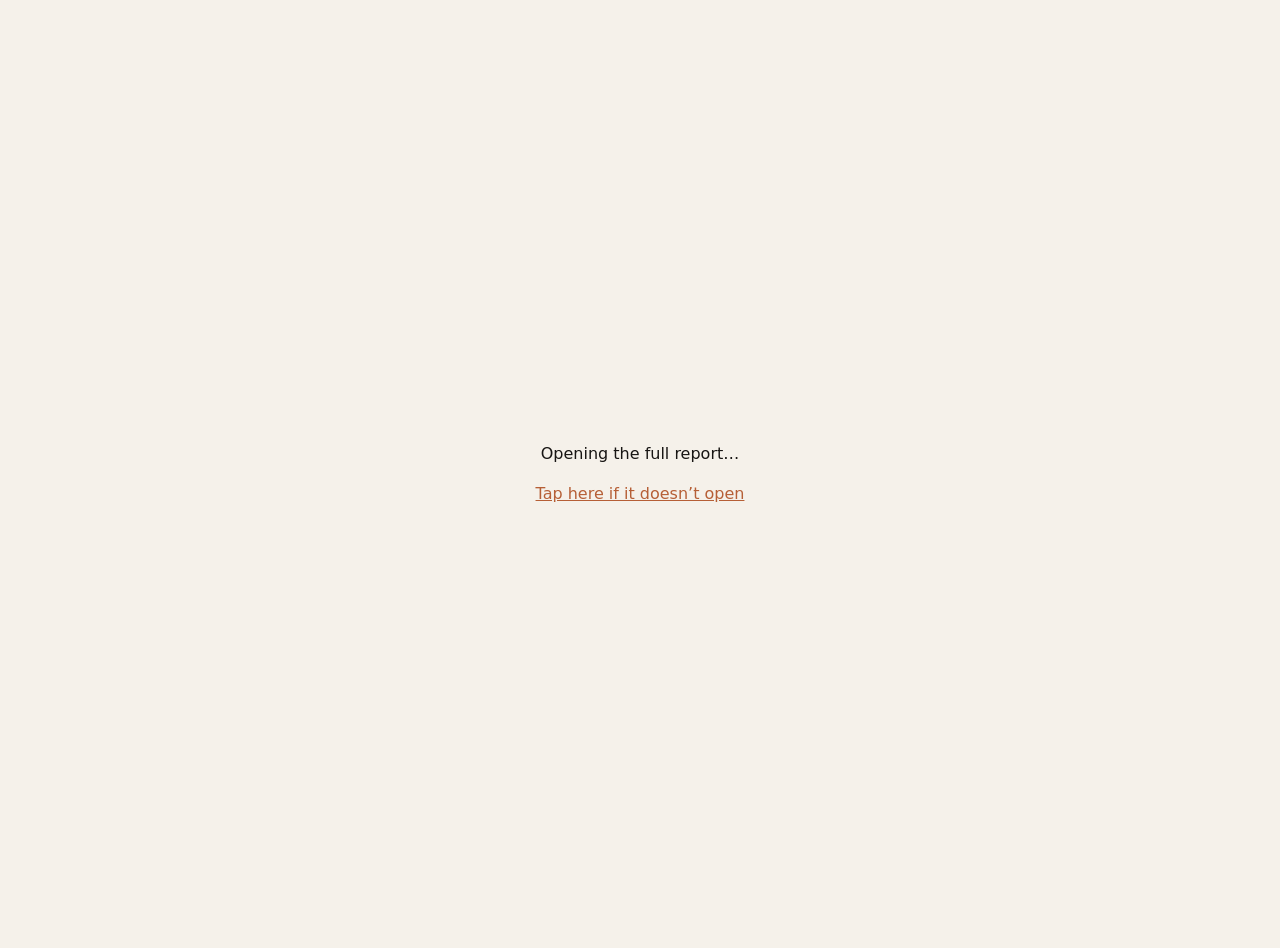
<file: report.html>
<!doctype html><html lang="en"><head><meta charset="utf-8"><meta name="viewport" content="width=device-width,initial-scale=1"><title>Opening the report…</title>
<meta http-equiv="refresh" content="3;url=Coffee_Shop_Simulation_Report.pdf">
<script data-goatcounter="https://shabcoffee.goatcounter.com/count" async src="//gc.zgo.at/count.js"></script>
<style>body{margin:0;min-height:100vh;display:grid;place-items:center;background:#f5f1ea;color:#171513;font:16px/1.5 system-ui,-apple-system,"Segoe UI",sans-serif;text-align:center;padding:24px}a{color:#b65f36}</style></head>
<body><main><p>Opening the full report…</p><p><a href="Coffee_Shop_Simulation_Report.pdf">Tap here if it doesn’t open</a></p></main>
<script>setTimeout(function(){location.replace('Coffee_Shop_Simulation_Report.pdf')},900)</script></body></html>
</file>
<file: styles.css>
@import url('https://fonts.googleapis.com/css2?family=DM+Sans:wght@400;500;600;700&family=Playfair+Display:ital,wght@0,600;1,600&display=swap');
:root{--bg:#f5f1ea;--paper:#fffdfa;--ink:#171513;--muted:#746d65;--line:#ded6cb;--espresso:#211611;--copper:#b65f36;--caramel:#d99857;--sage:#6c846f;--teal:#3f7774;--coral:#b95f59;--cream:#f0e5d6;--shadow:0 18px 50px rgba(49,35,24,.08)}*{box-sizing:border-box}html{scroll-behavior:smooth}body{margin:0;background:var(--bg);color:var(--ink);font:15px/1.55 'DM Sans',sans-serif}button,select{font:inherit}button{cursor:pointer}.nav{height:70px;position:sticky;top:0;z-index:20;display:flex;align-items:center;padding:0 max(24px,calc((100vw - 1240px)/2));background:rgba(245,241,234,.92);backdrop-filter:blur(16px);border-bottom:1px solid var(--line)}.brand{display:flex;align-items:center;gap:10px;font-weight:700;letter-spacing:.12em;color:var(--ink);text-decoration:none}.brand span{display:grid;place-items:center;width:30px;height:30px;border-radius:50%;background:var(--espresso);color:white;font-family:'Playfair Display'}.nav nav{margin:auto;display:flex;gap:30px}.nav nav a{color:var(--muted);text-decoration:none;font-size:13px}.nav nav a:hover{color:var(--ink)}.actions{display:flex;gap:8px}.actions button,.controlbar button,select{border:1px solid var(--line);background:var(--paper);padding:9px 13px;border-radius:9px;color:var(--ink)}main{max-width:1240px;margin:auto;padding:0 24px}.hero{min-height:620px;display:grid;grid-template-columns:1fr 1.15fr;align-items:center;gap:70px;border-bottom:1px solid var(--line)}.overline,.section-title span,.card>span,.card-head span,.coffee-story span,.method>span,.signal>span{font-size:11px;letter-spacing:.16em;font-weight:700;color:var(--copper)}h1,h2,h3,p{margin-top:0}.hero h1,.section-title h2,.coffee-story h2,.method h2{font-family:'Playfair Display',serif;letter-spacing:-.035em}.hero h1{font-size:64px;line-height:.98;margin:20px 0 24px}.hero h1 em,.section-title em{color:var(--copper);font-weight:600}.hero-text>p{max-width:570px;font-size:18px;color:var(--muted)}.hero-actions{display:flex;align-items:center;gap:18px;margin-top:32px}.primary{background:var(--espresso);color:white;text-decoration:none;padding:12px 17px;border-radius:9px;font-weight:600}.hero-actions span{font-size:12px;color:var(--muted)}.pulse-grid{display:grid;grid-template-columns:1.4fr 2fr;gap:18px;padding:55px 0}.signal{background:var(--espresso);color:white;border-radius:18px;padding:30px}.signal h2{font:600 31px/1.1 'Playfair Display';margin:13px 0}.signal p{color:#d8cbc2;margin:0}.kpis{display:grid;grid-template-columns:repeat(2,1fr);gap:12px}.kpi{background:var(--paper);border:1px solid var(--line);border-radius:15px;padding:20px;position:relative;overflow:hidden}.kpi:after{content:'';position:absolute;bottom:0;left:0;width:var(--pct,50%);height:3px;background:var(--accent,var(--copper));animation:grow 1s ease both}.kpi label{display:block;color:var(--muted);font-size:11px;text-transform:uppercase;letter-spacing:.09em}.kpi strong{display:block;font:600 28px 'Playfair Display';margin:7px 0 3px}.kpi small{color:var(--muted)}@keyframes grow{from{width:0}}.section,.lab{padding:80px 0}.section-title{display:grid;grid-template-columns:1.2fr .8fr;gap:80px;align-items:end;margin-bottom:35px}.section-title h2,.coffee-story h2,.method h2{font-size:45px;line-height:1.05;margin:12px 0 0}.section-title>p{color:var(--muted);margin:0}.controlbar{display:flex;justify-content:space-between;margin-bottom:14px}.tabs,.metric-toggle{display:flex;background:#eae3d9;padding:4px;border-radius:11px}.controlbar button{border:0;background:transparent;font-size:12px}.controlbar button.active{background:var(--paper);box-shadow:0 2px 9px rgba(0,0,0,.06)}.performance-grid{display:grid;grid-template-columns:2fr .85fr;gap:14px}.performance-grid.lower{grid-template-columns:1.45fr 1fr;margin-top:14px}.card{background:var(--paper);border:1px solid var(--line);border-radius:16px;padding:22px;box-shadow:0 6px 25px rgba(50,35,24,.035)}.card-head{display:flex;justify-content:space-between;align-items:start;gap:20px;margin-bottom:18px}.card h3{font-size:18px;margin:4px 0}.hint,.note{font-size:11px;color:var(--muted)}.run-chart{height:355px;display:flex;align-items:stretch;gap:10px;padding:18px 5px 36px;border-bottom:1px solid var(--line);position:relative}.bar-wrap{flex:1;display:flex;flex-direction:column;justify-content:flex-end;align-items:center;position:relative}.bar{width:min(36px,70%);height:var(--h);background:var(--accent);border-radius:7px 7px 2px 2px;transform-origin:bottom;animation:barin .8s cubic-bezier(.2,.8,.2,1) both;animation-delay:var(--delay);opacity:.78;transition:.25s}.bar-wrap:hover .bar,.bar-wrap.selected .bar{opacity:1;transform:translateY(-4px);filter:saturate(1.2)}.bar-wrap small{position:absolute;bottom:-27px;font-size:9px;color:var(--muted);white-space:nowrap}.bar-wrap .value{font-size:10px;font-weight:700;margin-bottom:6px;opacity:0;transition:.2s}.bar-wrap:hover .value,.bar-wrap.selected .value{opacity:1}@keyframes barin{from{transform:scaleY(0);opacity:0}}.baseline{position:absolute;left:0;right:0;bottom:calc(36px + var(--base));border-top:1px dashed #978d83}.run-card h2{font:600 30px 'Playfair Display';margin:10px 0 4px}.strategy{color:var(--muted);min-height:50px}.metric-row{display:flex;justify-content:space-between;border-top:1px solid var(--line);padding:12px 0;font-size:13px}.metric-row b.pos{color:var(--teal)}.metric-row b.neg{color:var(--coral)}.trajectory{height:270px}.trajectory svg{width:100%;height:100%;overflow:visible}.gridline{stroke:var(--line);stroke-width:1}.line{fill:none;stroke:var(--copper);stroke-width:3;stroke-linecap:round;stroke-linejoin:round;stroke-dasharray:1200;stroke-dashoffset:1200;animation:draw 1.3s ease forwards}.dot{fill:var(--paper);stroke:var(--copper);stroke-width:2;opacity:0;animation:dotin .3s ease forwards}@keyframes draw{to{stroke-dashoffset:0}}@keyframes dotin{to{opacity:1}}.axis{font-size:10px;fill:var(--muted)}.level-cards{display:grid;gap:10px;margin-top:20px}.level-card{padding:16px;border:1px solid var(--line);border-radius:12px;display:grid;grid-template-columns:50px 1fr auto;align-items:center;gap:12px}.level-card b{font:600 23px 'Playfair Display'}.level-card .mini{height:6px;background:#ebe4db;border-radius:6px}.level-card .mini i{display:block;height:100%;width:var(--w);background:var(--accent);border-radius:6px;animation:grow 1s ease}.lab{border-top:1px solid var(--line)}.lab-grid{display:grid;grid-template-columns:1.6fr .85fr;gap:14px}.impact-map{min-height:520px;position:relative;padding:34px}.zero-label{text-align:center;font-size:10px;letter-spacing:.14em;color:var(--muted)}#impactAxis{position:relative;height:430px;margin-top:10px}.axis-zero{position:absolute;left:50%;top:0;bottom:0;border-left:1px solid var(--ink)}.axis-side{position:absolute;top:3px;font-size:10px;color:var(--muted)}.axis-side.neg{left:5px}.axis-side.pos{right:5px}.impact{position:absolute;left:50%;top:var(--y);width:var(--w);height:28px;transform:translateY(-50%);animation:impactin .8s ease both;animation-delay:var(--delay);cursor:pointer}.impact.pos{background:linear-gradient(90deg,var(--sage),var(--teal));border-radius:0 14px 14px 0}.impact.neg{transform:translate(-100%,-50%);background:linear-gradient(90deg,var(--coral),#d79278);border-radius:14px 0 0 14px}.impact:hover,.impact.active{filter:saturate(1.4);box-shadow:0 0 0 3px rgba(182,95,54,.12)}.impact span{position:absolute;white-space:nowrap;font-size:11px;top:5px}.impact.pos span{left:calc(100% + 8px)}.impact.neg span{right:calc(100% + 8px)}@keyframes impactin{from{width:0;opacity:0}}.decision-story{background:var(--espresso);color:white;display:flex;flex-direction:column}.decision-story .pill{align-self:flex-start;padding:5px 9px;border-radius:20px;background:#3c2a22;font-size:10px;letter-spacing:.08em}.decision-story h3{font:600 31px/1.08 'Playfair Display';margin:18px 0}.decision-story .effect{font:600 48px 'Playfair Display';color:#e9b483;margin:8px 0 18px}.decision-story p{color:#d9cbc1}.decision-story .why{margin-top:auto;border-top:1px solid #49382f;padding-top:18px}.coffee-story{margin:60px 0 20px;display:grid;grid-template-columns:.9fr 1.1fr;gap:60px;align-items:center;background:#e8ded0;border-radius:22px;padding:45px}.coffee-story img{width:100%;aspect-ratio:1/1;object-fit:cover;border-radius:50%;box-shadow:var(--shadow)}.coffee-story p{font-size:17px;color:#5e554e}.chain{margin-top:25px;font-size:11px;letter-spacing:.1em;font-weight:700;display:flex;gap:10px;flex-wrap:wrap}.chain i{color:var(--copper)}.rules{display:grid;grid-template-columns:repeat(7,1fr);gap:8px}.rule{background:var(--paper);border:1px solid var(--line);border-radius:13px;padding:17px;min-height:210px;transition:.25s}.rule:hover{transform:translateY(-5px);box-shadow:var(--shadow)}.rule strong{font:600 27px 'Playfair Display';color:var(--copper)}.rule h3{font-size:14px;margin:18px 0 8px}.rule p{font-size:11px;color:var(--muted)}.method{margin:80px 0 40px;background:var(--espresso);color:white;padding:45px;border-radius:20px}.method h2{font-size:38px}.method>div{display:grid;grid-template-columns:repeat(4,1fr);gap:20px}.method p{color:#d9cbc1;font-size:12px}.reveal{opacity:0;transform:translateY(20px);transition:.7s ease}.reveal.visible{opacity:1;transform:none}.tip{position:fixed;z-index:99;background:var(--espresso);color:white;padding:10px 12px;border-radius:8px;font-size:12px;pointer-events:none;max-width:260px;box-shadow:var(--shadow)}body.dark{--bg:#161311;--paper:#211c18;--ink:#f4eee7;--muted:#aaa096;--line:#3c332d;--espresso:#0f0d0c;--cream:#29221d}.dark .nav{background:rgba(22,19,17,.92)}.dark .coffee-story{background:#2a211c}@media(max-width:900px){.nav nav{display:none}.hero{grid-template-columns:1fr;min-height:auto;padding:70px 0}.hero h1{font-size:48px}.pulse-grid,.section-title,.performance-grid,.performance-grid.lower,.lab-grid,.coffee-story{grid-template-columns:1fr}.rules{grid-template-columns:repeat(2,1fr)}.method>div{grid-template-columns:1fr 1fr}.run-chart{overflow-x:auto;min-width:650px}.chart-card{overflow:hidden}}@media(max-width:560px){main{padding:0 14px}.hero h1{font-size:39px}.section-title h2,.coffee-story h2{font-size:35px}.kpis{grid-template-columns:1fr}.controlbar{align-items:flex-start;gap:10px;flex-direction:column}.rules,.method>div{grid-template-columns:1fr}.coffee-story{padding:24px}.actions #export{display:none}}
@media(prefers-reduced-motion:reduce){*,*:before,*:after{animation:none!important;transition:none!important;scroll-behavior:auto!important}.reveal{opacity:1;transform:none}}/* V4 hero — specialty-coffee editorial direction */
.hero{grid-template-columns:.82fr 1.38fr;gap:76px;min-height:610px}
.hero h1{font-size:72px;line-height:.91;max-width:520px;margin:18px 0 24px}
.hero h1 em{font-style:italic;color:var(--copper)}
.hero-deck{font-family:'Playfair Display',serif;font-size:22px!important;line-height:1.35;color:var(--ink)!important;max-width:530px!important;margin-bottom:18px}
.hero-question{font-size:14px!important;line-height:1.7;color:var(--muted)!important}
.hero-question b{color:var(--ink);font-weight:650}
.cup-journey{display:grid;grid-template-columns:1fr 28px 1fr 28px 1fr;align-items:center;gap:8px;padding-top:25px}
.cup-stage{text-align:center;min-width:0}
.cup-scene{width:174px;height:174px;margin:0 auto 24px;position:relative;filter:drop-shadow(0 20px 20px rgba(49,35,24,.12));transition:transform .45s cubic-bezier(.2,.8,.2,1)}
.cup-stage:hover .cup-scene{transform:translateY(-8px) rotate(-2deg)}
.saucer{position:absolute;inset:8px;border-radius:50%;background:#e7ded2;border:1px solid #d5c8b9;box-shadow:inset 0 0 0 10px rgba(255,255,255,.38)}
.latte{position:absolute;inset:24px;border-radius:50%;background:radial-gradient(circle at 45% 40%,#dba56f 0 5%,#bd7544 44%,#8b4828 73%,#6c351f 100%);border:9px solid #fffaf4;box-shadow:0 2px 4px rgba(0,0,0,.13),inset 0 0 0 2px rgba(91,44,25,.18);overflow:hidden}
.handle{position:absolute;width:42px;height:55px;border:10px solid #fffaf4;border-left-width:7px;border-radius:0 30px 30px 0;right:2px;top:59px;z-index:-1;box-shadow:2px 2px 3px rgba(0,0,0,.08)}
.foam{position:absolute;left:50%;top:50%;transform:translate(-50%,-50%)}
.heart{width:46px;height:41px;background:#fff4df;transform:translate(-50%,-43%) rotate(45deg);border-radius:50% 4px 50% 50%}
.heart:before{content:'';position:absolute;width:46px;height:41px;background:#fff4df;border-radius:50%;left:-23px;top:0}
.heart:after{content:'';position:absolute;width:46px;height:41px;background:#fff4df;border-radius:50%;left:0;top:-23px}
.rosetta{width:68px;height:84px;display:flex;flex-direction:column;align-items:center;justify-content:center;gap:3px}
.rosetta i{display:block;height:15px;background:#fff4df;border-radius:50%;transform-origin:center}
.rosetta i:nth-child(1){width:34px}.rosetta i:nth-child(2){width:52px}.rosetta i:nth-child(3){width:66px}
.rosetta:after{content:'';width:7px;height:62px;background:#fff4df;border-radius:9px;position:absolute;transform:rotate(-4deg)}
.tulip{width:74px;height:80px;position:relative}
.tulip i{position:absolute;left:50%;background:#fff4df;border-radius:55% 55% 48% 48%;transform:translateX(-50%)}
.tulip i:nth-child(1){width:62px;height:29px;bottom:8px}.tulip i:nth-child(2){width:48px;height:27px;bottom:29px}.tulip i:nth-child(3){width:31px;height:25px;bottom:49px}
.tulip:after{content:'';position:absolute;width:6px;height:65px;background:#fff4df;left:50%;bottom:5px;transform:translateX(-50%);border-radius:8px}
.cup-two .saucer{background:#d9e1d8;border-color:#c4d0c3}.cup-two .latte{border-color:#f7f3e9}
.cup-three .saucer{background:#2c211b;border-color:#1e1612;box-shadow:inset 0 0 0 10px rgba(255,255,255,.04)}.cup-three .latte{border-color:#2a1d17}.cup-three .handle{border-color:#2a1d17}
.cup-copy{display:flex;flex-direction:column;gap:4px;align-items:center}.cup-copy b{font-size:10px;letter-spacing:.16em;color:var(--copper)}.cup-copy strong{font:600 19px 'Playfair Display',serif}.cup-copy span{font-size:11px;color:var(--muted);max-width:155px;line-height:1.4}
.journey-arrow{color:var(--copper);font-size:22px;opacity:.55;transform:translateY(-36px)}
@media(max-width:900px){.hero{grid-template-columns:1fr;gap:35px}.hero h1{font-size:58px}.cup-journey{max-width:700px;margin:auto}.cup-scene{width:150px;height:150px}.latte{inset:22px}.handle{top:50px}}
@media(max-width:620px){.cup-journey{grid-template-columns:1fr;gap:14px}.journey-arrow{transform:rotate(90deg);margin:-5px 0}.cup-scene{margin-bottom:15px}.hero h1{font-size:48px}.hero-deck{font-size:19px!important}}


/* ===== V6: personal story, Level 3 replay, triple-bottom-line scorecard, mobile fixes ===== */
.hero h1{font-size:68px}
.bar-wrap,.impact{border:0;padding:0;font:inherit;color:inherit;cursor:pointer;background:none}
.impact.pos{background:linear-gradient(90deg,var(--sage),var(--teal))}.impact.neg{background:linear-gradient(90deg,var(--coral),#d79278)}
.chart-card{overflow:visible}.chart-scroll{overflow-x:auto;-webkit-overflow-scrolling:touch}
.run-chart{padding:18px 5px 46px}
.bar-wrap small{bottom:-38px;font-size:10px;line-height:1.25;text-align:center;color:var(--ink);font-weight:600}
.bar-wrap small em{font-style:normal;font-weight:400;color:var(--muted)}
.bar-wrap .value{opacity:1;font-size:10px}
.target-line{position:absolute;left:0;right:0;bottom:calc(46px + (100% - 64px) * var(--base) / 100);border-top:1.5px dashed #978d83;z-index:1;pointer-events:none}
.target-line span{position:absolute;right:0;top:-17px;font-size:10px;color:var(--muted);background:var(--paper);padding:0 4px}
.run-card .metric-row:last-child{border-bottom:0}
.replay{border-top:1px solid var(--line)}
.replay-grid{display:grid;grid-template-columns:1.45fr 1fr;gap:14px}
.stepper{display:flex;gap:6px;flex-wrap:wrap;margin-bottom:10px}
.stepper button{border:1px solid var(--line);background:var(--paper);color:var(--ink);border-radius:999px;padding:7px 14px;font-size:12px;font-weight:600}
.stepper button.done{background:#eae3d9}.stepper button.active{background:var(--espresso);color:#fff;border-color:var(--espresso)}
.replay-chart{height:300px}.replay-chart svg{display:block;overflow:visible}
.rbar{transition:opacity .3s;animation:rfade .5s ease both}.rbar.past{fill:var(--sage);opacity:.85}.rbar.past.rev{fill:var(--coral);opacity:.45}.rbar.now{fill:var(--copper)}.rbar.now.neg{fill:var(--coral)}.rbar.ghost{fill:transparent;stroke:#b9ad9f;stroke-dasharray:4 4;animation:none}
@keyframes rfade{from{opacity:0}}
.rv{font-size:12px;font-weight:700;fill:var(--ink)}
.replay-nav{display:flex;gap:8px;justify-content:space-between;margin-top:12px}
.replay-nav button{border:1px solid var(--line);background:var(--paper);color:var(--ink);border-radius:9px;padding:9px 14px;font-size:13px}
.replay-nav button:disabled{opacity:.4;cursor:default}#playRuns{background:var(--espresso);color:#fff;border-color:var(--espresso)}
#replayStory h3{font-size:44px;margin:16px 0 4px}
.decision-story .effect.neg{color:#f0a296}.decision-story .effect small{font:500 14px 'DM Sans',sans-serif;color:#d9cbc1}
.score-verdict{display:grid;grid-template-columns:1fr 1fr;gap:14px;margin-bottom:14px}
.score-verdict>div{background:var(--paper);border:1px solid var(--line);border-radius:16px;padding:20px 22px}
.score-verdict b{font:600 22px 'Playfair Display',serif;margin-right:10px}
.score-verdict .v{display:inline-block;font-size:11px;font-weight:700;letter-spacing:.1em;text-transform:uppercase;padding:4px 10px;border-radius:999px;vertical-align:4px}
.v.pos{background:#dcebe4;color:#2f6360}.v.neg{background:#f6dcd8;color:#9b4741}
.score-verdict p{margin:10px 0 0;color:var(--muted)}
.score-table{padding:0;overflow:hidden;margin-bottom:10px}
.srow{display:grid;grid-template-columns:1.35fr 1fr 1fr 1fr;border-top:1px solid var(--line)}
.srow:first-child{border-top:0}.srow>div{padding:14px 16px}
.srow.head{background:#eae3d9;font-size:11px;letter-spacing:.12em;text-transform:uppercase;font-weight:700;color:var(--muted)}
.choice b{display:block;font-size:14px}.choice small,.cell small{color:var(--muted);font-size:12px;line-height:1.35}
.cell{display:flex;align-items:center;gap:10px}
.chip{flex:none;display:inline-grid;place-items:center;width:28px;height:28px;border-radius:50%;font-weight:700;font-size:15px}
.chip.up{background:#dcebe4;color:#2f6360}.chip.down{background:#f6dcd8;color:#9b4741}.chip.flat{background:#f3e6d2;color:#8a5a27}.chip.none{background:#f1ede7;color:#a39a90}
.rules{grid-template-columns:repeat(auto-fill,minmax(230px,1fr));gap:12px}
.rule{min-height:0;display:flex;flex-direction:column}
.rule .sit{font-size:10px;letter-spacing:.14em;text-transform:uppercase;color:var(--muted);margin-top:10px}
.rule h3{font-size:16px;margin:6px 0 10px}.rule p{font-size:12px;margin:0 0 8px}.rule .cav{margin-top:auto;padding-top:8px;border-top:1px solid var(--line)}
.method>div{grid-template-columns:repeat(4,1fr)}
.foot{max-width:1240px;margin:0 auto;padding:10px 24px 40px;font-size:12px;color:var(--muted);text-align:center}
.dark .srow.head,.dark .stepper button.done{background:#2a231e}.dark .target-line span{background:var(--paper)}
.dark .chip.none{background:#2a231e}
@media(max-width:900px){.replay-grid{grid-template-columns:1fr}.run-chart{min-width:640px;overflow:visible}.score-verdict{grid-template-columns:1fr}.method>div{grid-template-columns:1fr 1fr}}
@media(max-width:700px){.srow{grid-template-columns:1fr 1fr 1fr}.srow .choice{grid-column:1/-1;padding-bottom:4px}.srow.head>div:first-child{display:none}.cell{flex-direction:column;align-items:flex-start;gap:6px}}
@media(max-width:620px){.hero{padding:44px 0}.hero h1{font-size:44px}.cup-journey{grid-template-columns:1fr 12px 1fr 12px 1fr;gap:4px;padding-top:0}.journey-arrow{transform:none;font-size:14px;margin:0}.cup-scene{width:88px;height:88px;margin-bottom:8px}.latte{inset:11px;border-width:5px}.handle{display:none}.foam{scale:.5}.saucer{inset:4px;box-shadow:none}.cup-copy strong{font-size:14px}.cup-copy span{font-size:10px}#replayStory h3{font-size:36px}.replay-nav button{padding:8px 10px;font-size:12px}.method>div{grid-template-columns:1fr}}
.performance-grid>*,.lab-grid>*,.replay-grid>*,.pulse-grid>*{min-width:0}
.method h2{margin-bottom:26px}
@media(max-width:620px){.impact{width:calc(var(--w) * .62)}.impact span{font-size:10px}}

/* ===== Latte art v2: vector art, richer crema, porcelain, steam ===== */
.cup-scene{filter:drop-shadow(0 22px 22px rgba(49,35,24,.16)) drop-shadow(0 4px 4px rgba(49,35,24,.08))}
.saucer{background:radial-gradient(circle at 50% 42%,#fbf7f1 0 54%,#efe6da 62%,#e2d6c6 78%,#d6c7b4 100%);border:0;box-shadow:inset 0 -6px 12px rgba(80,55,35,.10),inset 0 3px 6px rgba(255,255,255,.7)}
.latte{border:0;background:
 repeating-radial-gradient(circle at 50% 52%,rgba(255,255,255,.035) 0 1.5px,transparent 1.5px 4px),
 radial-gradient(circle at 50% 54%,#d99b62 0 18%,#c07a43 42%,#9b5428 66%,#7a3a1b 84%,#5e2a13 100%);
 box-shadow:0 0 0 7px #fffdf8,0 0 0 8px #e9dfd2,0 3px 8px 7px rgba(70,40,20,.18),inset 0 3px 10px rgba(40,15,5,.45),inset 0 -2px 6px rgba(255,220,180,.15)}
.latte .art{position:absolute;inset:0;width:100%;height:100%;animation:artin 1.2s ease both}
.cup-two .latte .art{animation-delay:.15s}.cup-three .latte .art{animation-delay:.3s}
@keyframes artin{from{opacity:0;transform:scale(.92)}}
.gloss{position:absolute;inset:0;border-radius:50%;background:radial-gradient(ellipse 38% 26% at 32% 26%,rgba(255,255,255,.28),transparent 70%);pointer-events:none}
.handle{border-color:#fffdf8;box-shadow:2px 3px 5px rgba(60,35,20,.15)}
.cup-two .saucer{background:radial-gradient(circle at 50% 42%,#eef3ec 0 54%,#dbe5d8 64%,#c6d4c2 82%,#b6c6b1 100%)}
.cup-two .latte{box-shadow:0 0 0 7px #fbfaf4,0 0 0 8px #d5dfd2,0 3px 8px 7px rgba(70,40,20,.18),inset 0 3px 10px rgba(40,15,5,.45)}
.cup-two .handle{border-color:#fbfaf4}
.cup-three .saucer{background:radial-gradient(circle at 50% 42%,#3a2c24 0 54%,#2c211b 66%,#21180f 100%);box-shadow:inset 0 -6px 12px rgba(0,0,0,.35),inset 0 2px 5px rgba(255,255,255,.08)}
.cup-three .latte{box-shadow:0 0 0 7px #2b1f19,0 0 0 8px #463529,0 3px 8px 7px rgba(0,0,0,.28),inset 0 3px 10px rgba(20,8,2,.55)}
.cup-three .handle{border-color:#2b1f19}
.steam{position:absolute;left:50%;top:-34px;width:60px;height:60px;transform:translateX(-50%);pointer-events:none;z-index:2}
.steam i{position:absolute;bottom:0;width:10px;height:44px;border-left:2.5px solid rgba(160,130,105,.32);border-radius:50%;filter:blur(1.4px);opacity:0;animation:wisp 3.6s ease-in-out infinite}
.steam i:nth-child(1){left:14px}.steam i:nth-child(2){left:26px;animation-delay:1.2s}.steam i:nth-child(3){left:38px;animation-delay:2.4s}
@keyframes wisp{0%{opacity:0;transform:translateY(14px) scaleY(.6)}35%{opacity:.9}100%{opacity:0;transform:translateY(-22px) translateX(6px) scaleY(1.15)}}
.dark .steam i{border-color:rgba(240,225,205,.22)}
.cup-stage:hover .latte .art{transform:rotate(-6deg);transition:transform .6s cubic-bezier(.2,.8,.2,1)}
@media(max-width:620px){.latte{box-shadow:0 0 0 4px #fffdf8,0 0 0 5px #e9dfd2,inset 0 2px 6px rgba(40,15,5,.45)}.cup-two .latte{box-shadow:0 0 0 4px #fbfaf4,0 0 0 5px #d5dfd2,inset 0 2px 6px rgba(40,15,5,.45)}.cup-three .latte{box-shadow:0 0 0 4px #2b1f19,0 0 0 5px #463529,inset 0 2px 6px rgba(20,8,2,.55)}.steam{top:-22px;transform:translateX(-50%) scale(.6)}}
@media(prefers-reduced-motion:reduce){.steam i{opacity:.5;animation:none}}

.hero-actions{flex-wrap:wrap}.secondary{border:1px solid var(--espresso);color:var(--ink);text-decoration:none;padding:11px 16px;border-radius:9px;font-weight:600}.secondary:hover{background:var(--espresso);color:#fff}.dark .secondary{border-color:var(--ink)}

.report-cta{margin:20px 0 50px;display:grid;grid-template-columns:1fr auto;gap:40px;align-items:center;background:var(--paper);border:1px solid var(--line);border-radius:22px;padding:40px 44px}
.report-cta span{font-size:11px;letter-spacing:.16em;font-weight:700;color:var(--copper)}
.report-cta h2{font:600 40px/1.05 'Playfair Display',serif;letter-spacing:-.03em;margin:12px 0 12px}.report-cta h2 em{color:var(--copper)}
.report-cta p{color:var(--muted);max-width:520px;margin:0 0 22px}.report-cta .primary{display:inline-block}
.report-qr{margin:0;text-align:center}.report-qr img{display:block;width:180px;height:180px;border-radius:12px;border:1px solid var(--line);background:#fff;padding:8px}
.report-qr figcaption{font-size:12px;color:var(--muted);margin-top:8px}
@media(max-width:700px){.report-cta{grid-template-columns:1fr;padding:28px 22px;text-align:left}.report-cta h2{font-size:32px}.report-qr img{margin:0 auto}}

.visits{display:inline-flex;align-items:center;gap:8px;margin:0 0 10px;padding:6px 14px;border:1px solid var(--line);border-radius:999px;background:var(--paper);color:var(--ink);font-size:13px}
.visits b{font-weight:700}.live-dot{width:8px;height:8px;border-radius:50%;background:var(--teal);box-shadow:0 0 0 0 rgba(63,119,116,.5);animation:livepulse 2s infinite}
@keyframes livepulse{70%{box-shadow:0 0 0 8px rgba(63,119,116,0)}100%{box-shadow:0 0 0 0 rgba(63,119,116,0)}}
.foot{display:flex;flex-direction:column;align-items:center}
.report-count{margin:12px 0 0;font-size:13px;color:var(--muted)}

.qr-link{display:inline-block;border-radius:12px;transition:transform .2s,box-shadow .2s}.qr-link:hover{transform:translateY(-3px);box-shadow:0 12px 24px rgba(49,35,24,.15)}.qr-link:focus-visible{outline:2px solid var(--copper);outline-offset:4px}.report-cta p{margin-bottom:0}.report-qr .report-count{margin-top:6px}

/* ---------- Fine china cups + living latte art ---------- */
.cup-scene .china{position:absolute;inset:0;width:100%;height:100%;overflow:visible}
.cup-journey .cup-scene .latte{inset:17.6%;border:0;border-radius:50%;box-shadow:inset 0 3px 7px rgba(30,10,2,.55),inset 0 0 0 1px rgba(60,25,10,.4);z-index:1}
.cup-journey .cup-scene .latte .art{animation:none;will-change:opacity,transform,filter}
.cup-journey .cup-scene .latte::before{content:"";position:absolute;inset:-20%;border-radius:50%;background:conic-gradient(from 0deg,transparent 0 12%,rgba(255,236,210,.22) 18%,transparent 26% 52%,rgba(255,236,210,.16) 60%,transparent 70%);mix-blend-mode:soft-light;animation:swirl 22s linear infinite;pointer-events:none}
.cup-scene .steam{z-index:2}
@keyframes swirl{to{transform:rotate(360deg)}}
@media(prefers-reduced-motion:reduce){.cup-journey .latte::before,.cup-journey .latte .blob{display:none}}
</file>
